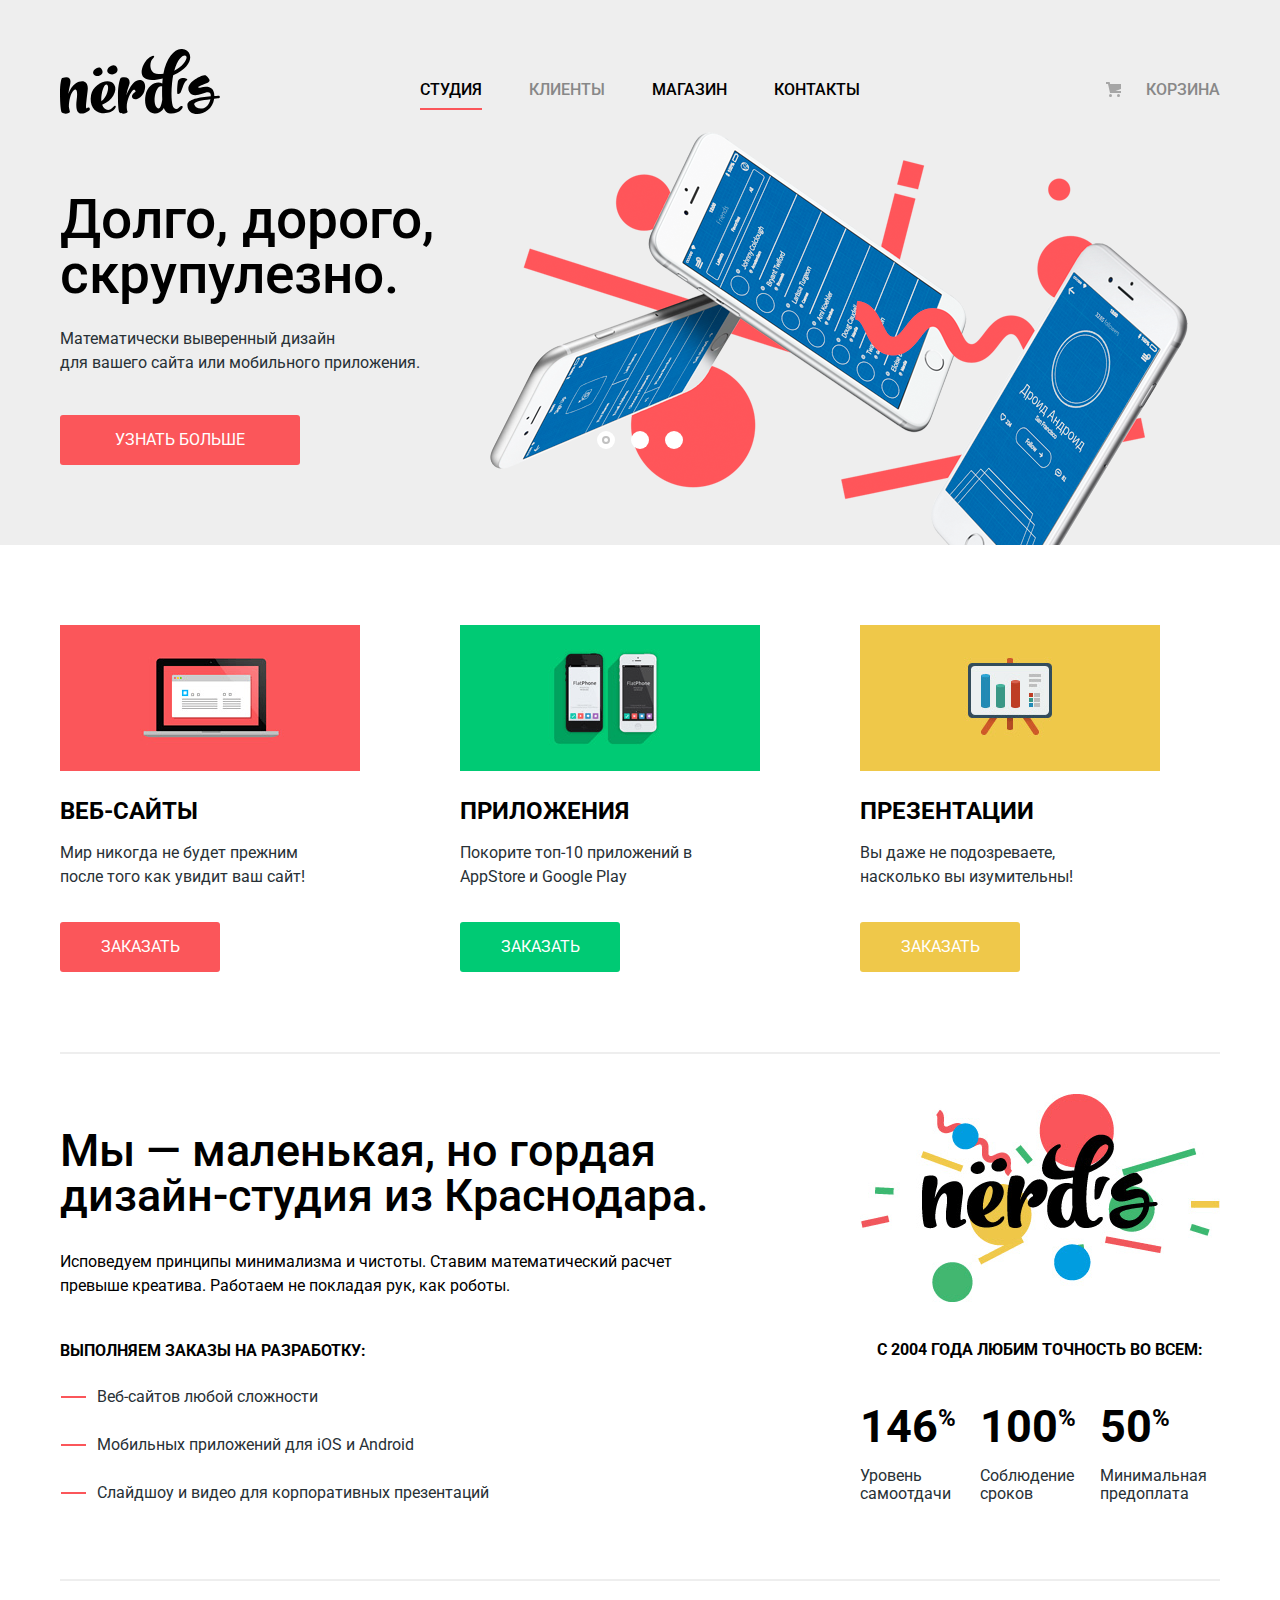
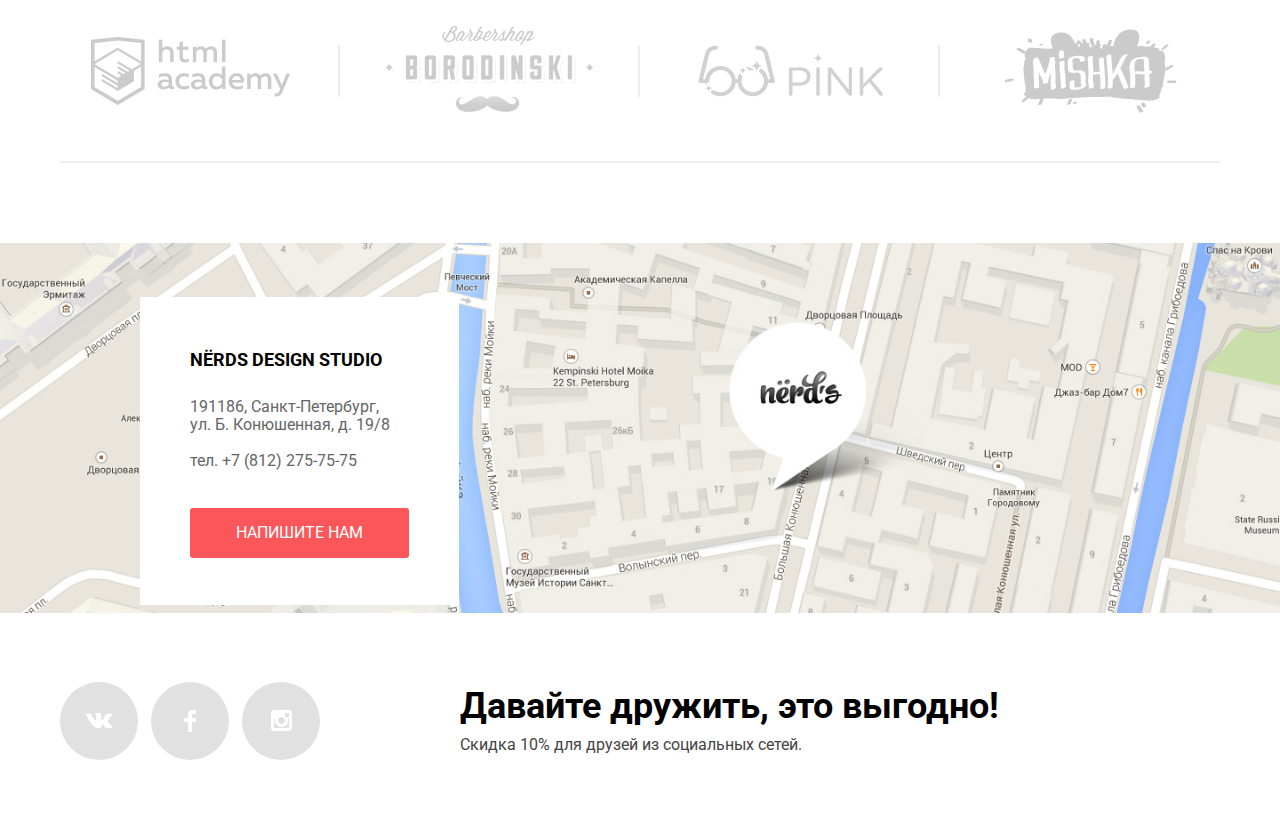
<file: index.html>
<!DOCTYPE html>
<html lang="ru">

<head>
  <meta charset="UTF-8">
  <title>Nerds</title>
  <link href="https://fonts.googleapis.com/css?family=Roboto:400,500,700&amp;subset=cyrillic" rel="stylesheet">
  <link rel="stylesheet" href="css/normalize.css">
  <link rel="stylesheet" href="css/style.css">
</head>

<body>
  <header class="header">
    <div class="container">
      <nav class="main-navigation">
        <div class="header__logo-container">
          <a class="header__logo" href="index.html"><img src="img/nerds-logo.svg" alt="nerds" width="160" height="65"></a>
        </div>
        <ul class="list-navigation">
          <li class="list-navigation__item navigation_current"><a href="index.html">Студия</a></li>
          <li class="list-navigation__item"><a class="disabled" href="#">Клиенты</a></li>
          <li class="list-navigation__item"><a href="catalog.html">Магазин</a></li>
          <li class="list-navigation__item"><a href="#contacts">Контакты</a></li>
        </ul>
        <ul class="cart">
          <li class="cart__item">
            <a class="cart__link disabled" href="#">Корзина</a>
          </li>
        </ul>
      </nav>
    </div>
  </header>

  <section class="slider">
    <div class="container">
      <h2 class="visually-hidden">Преимущества</h2>
      <input class="visually-hidden" type="radio" id="product-1" name="toggle" checked>
      <input class="visually-hidden" type="radio" id="product-2" name="toggle">
      <input class="visually-hidden" type="radio" id="product-3" name="toggle">

      <div class="slider-controls">
        <label for="product-1" class="slider-controls__item slider-controls__item_active">Первый</label>
        <label for="product-2" class="slider-controls__item">Второй</label>
        <label for="product-3" class="slider-controls__item">Третий</label>
      </div>

      <ul class="slider-list">
        <li class="slider-list__item slider-list__item_active">
          <h3 class="slider-list__item-title">
            Долго, дорого,<br>
            скрупулезно.
          </h3>
          <p class="slider-list__item-text">
            Математически выверенный дизайн<br>
            для вашего сайта или мобильного приложения.
          </p>
          <a href="#" class="btn slider-list__item-btn">Узнать больше</a>
        </li>

        <li class="slider-list__item">
          <h3 class="slider-list__item-title">
            Любим математику<br>
            как никто другой
          </h3>
          <p class="slider-list__item-text">
            Никакого креатива, только математические формулы<br>
            для расчета идеальных пропорций.
          </p>
          <a href="#" class="btn slider-list__item-btn">Узнать больше</a>
        </li>

        <li class="slider-list__item">
          <h3 class="slider-list__item-title">
            Только ночь,<br>
            только хардкор
          </h3>
          <p class="slider-list__item-text">
            Работать днем, как все? Мы против этого.<br>
            Ближе к полуночи работа только начинается.
          </p>
          <a href="#" class="btn slider-list__item-btn">Узнать больше</a>
        </li>
      </ul>
    </div>
  </section>

  <main>
    <div class="container">
      <section class="services">
        <h2 class="visually-hidden">Услуги</h2>
        <ul class="service-list">
          <li class="service-list__item">
            <div class="service-list__icon service-list__icon_img_sites"></div>
            <h3 class="service-list__title">Веб-сайты</h3>
            <p class="service-list__text">
              Мир никогда не будет прежним после того как увидит ваш сайт!
            </p>
            <a href="#" class="btn service-list__btn_color_red">Заказать</a>
          </li>

          <li class="service-list__item">
            <div class="service-list__icon service-list__icon_img_app"></div>
            <h3 class="service-list__title">Приложения</h3>
            <p class="service-list__text">
              Покорите топ-10 приложений в AppStore и Google Play
            </p>
            <a href="#" class="btn service-list__btn_color_green">Заказать</a>
          </li>

          <li class="service-list__item">
            <div class="service-list__icon service-list__icon_img_presentations"></div>
            <h3 class="service-list__title">Презентации</h3>
            <p class="service-list__text">
              Вы даже не подозреваете, насколько вы изумительны!
            </p>
            <a href="#" class="btn service-list__btn_color_yellow">Заказать</a>
          </li>
        </ul>
      </section>

      <section class="about-us">
        <h2 class="visually-hidden">О компании</h2>
        <div class="brief-info">
          <b class="brief-info__title">
            Мы &#8212; маленькая, но гордая дизайн-студия из Краснодара.
          </b>
          <p class="brief-info__text">
            Исповедуем принципы минимализма и чистоты. Ставим математический расчет превыше креатива. Работаем не
            покладая рук, как роботы.
          </p>
          <h4 class="brief-info__list-title">Выполняем заказы на разработку:</h4>
          <ul class="brief-info__list">
            <li class="brief-info__item">Веб-сайтов любой сложности</li>
            <li class="brief-info__item">Мобильных приложений для iOS и Android</li>
            <li class="brief-info__item">Слайдшоу и видео для корпоративных презентаций</li>
          </ul>
        </div>
        <div class="advantages">
          <div class="advantages__logo-wrapper">
            <img src="img/nerds-illustration.png" alt="NERDS">
          </div>
          <h4 class="advantages-list-title">С 2004 года любим точность во всем:</h4>
          <dl class="advantages-list">
            <div class="advantages-list__item">
              <dt class="advantages-list__term">Уровень самоотдачи</dt>
              <dd class="advantages-list__definition">146<span>%</span></dd>
            </div>
            <div class="advantages-list__item">
              <dt class="advantages-list__term">Соблюдение сроков</dt>
              <dd class="advantages-list__definition">100<span>%</span></dd>
            </div>
            <div class="advantages-list__item">
              <dt class="advantages-list__term">Минимальная предоплата</dt>
              <dd class="advantages-list__definition">50<span>%</span></dd>
            </div>
          </dl>
        </div>
      </section>

      <section class="partner">
        <h2 class="visually-hidden">Партнеры</h2>
        <ul class="list-partner">
          <li class="list-partner__item">
            <a class="list-partner__link" href="https://htmlacademy.ru">
              <img src="img/logo-htmlacademy.png" alt="htmlacademy" class="partner-logo">
            </a>
          </li>

          <li class="list-partner__item">
            <a class="list-partner__link" href="#">
              <img src="img/logo-borodinski.png" alt="borodinski" class="partner-logo">
            </a>
          </li>

          <li class="list-partner__item">
            <a class="list-partner__link" href="#">
              <img src="img/logo-pink.png" alt="pink" class="partner-logo">
            </a>
          </li>

          <li class="list-partner__item">
            <a class="list-partner__link" href="#">
              <img src="img/logo-mishka.png" alt="mishka" class="partner-logo">
            </a>
          </li>
        </ul>
      </section>
    </div>

    <section class="contacts">
      <a class="visually-hidden" name="contacts"></a>
      <h2 class="visually-hidden">Контакты</h2>
      <div class="contacts-wrapper">
        <div class="contacts-text">
          <h3 class="contacts-text__title">NЁRDS DESIGN STUDIO</h3>
          <p class="contacts-text__address">
            191186, Санкт-Петербург,<br>
            ул. Б. Конюшенная, д. 19/8
          </p>
          <p class="contacts-text__phone">тел. +7 (812) 275-75-75</p>
          <a href="#" class="btn contacts-text__btn">Напишите нам</a>
        </div>
        <img class="contacts__map" src="img/map+marker.jpg" alt="Офис компании по адресу Санкт-Петербург,
        ул. Б. Конюшенная, д. 19/8">
      </div>
      <iframe class="contacts__google-map" src="https://www.google.com/maps/embed?pb=!1m18!1m12!1m3!1d2826.4216459960753!2d30.32136807017374!3d59.93907943641183!2m3!1f0!2f0!3f0!3m2!1i1024!2i768!4f13.1!3m3!1m2!1s0x4696310fca145cc1%3A0x42b32648d8238007!2z0JHQvtC70YzRiNCw0Y8g0JrQvtC90Y7RiNC10L3QvdCw0Y8g0YPQuy4sIDE5LzgsINCh0LDQvdC60YIt0J_QtdGC0LXRgNCx0YPRgNCzLCDQoNC-0YHRgdC40Y8sIDE5MTE4Ng!5e0!3m2!1sru!2sby!4v1547731835611"
        style="border:0" allowfullscreen></iframe>
    </section>
  </main>

  <footer class="footer">
    <div class="container">
      <ul class="footer-social">
        <li class="footer-social__item footer-social__item_btn_vk"><a href="#">
            <span class="visually-hidden">ВКонтакте</span>
            <svg version="1.1" id="Layer_1" xmlns="http://www.w3.org/2000/svg" xmlns:xlink="http://www.w3.org/1999/xlink"
              x="0px" y="0px" width="26px" height="15px" viewBox="0 0 26 15" enable-background="new 0 0 26 15"
              xml:space="preserve">
              <path fill="#FFFFFF" d="M16.138,11.51c0.956-0.309,2.18,2.04,3.483,2.939c0.978,0.681,1.727,0.534,1.727,0.534l3.473-0.05
                    c0,0,1.815-0.112,0.957-1.554c-0.071-0.12-0.503-1.069-2.585-3.022c-2.177-2.043-1.882-1.712,0.739-5.244
                    c1.597-2.153,2.236-3.468,2.036-4.028c-0.192-0.539-1.365-0.399-1.365-0.399L20.69,0.713c-0.381,0.001-0.704,0.119-0.851,0.515
                    c-0.003,0.004-0.621,1.666-1.445,3.079c-1.741,2.989-2.436,3.148-2.724,2.961c-0.661-0.433-0.494-1.737-0.494-2.664
                    c0-2.897,0.432-4.105-0.846-4.417c-0.427-0.104-0.739-0.172-1.828-0.182c-1.392-0.021-2.574,0-3.244,0.329
                    c-0.445,0.223-0.786,0.712-0.579,0.74c0.26,0.035,0.843,0.16,1.155,0.586c0.401,0.552,0.389,1.789,0.389,1.789
                    s0.229,3.411-0.54,3.834c-0.528,0.29-1.25-0.302-2.803-3.016C6.087,2.879,5.488,1.345,5.488,1.345S5.372,1.06,5.162,0.904
                    C4.912,0.719,4.562,0.66,4.562,0.66L0.848,0.684c0,0-0.558,0.016-0.763,0.262C-0.097,1.164,0.07,1.614,0.07,1.614
                    s2.909,6.881,6.203,10.347c3.02,3.182,6.452,2.971,6.452,2.971h1.555c0,0,0.469-0.054,0.709-0.312
                    c0.224-0.24,0.214-0.691,0.214-0.691S15.172,11.82,16.138,11.51z" />
            </svg>
          </a></li>
        <li class="footer-social__item footer-social__item_btn_facebook"><a href="#">
            <span class="visually-hidden">Фейсбук</span>
            <svg version="1.1" id="Layer_2" xmlns="http://www.w3.org/2000/svg" xmlns:xlink="http://www.w3.org/1999/xlink"
              x="0px" y="0px" width="12px" height="22px" viewBox="0 0 12 22" enable-background="new 0 0 12 22"
              xml:space="preserve">
              <path fill="#FFFFFF" d="M12,4V0H8C5.791,0,4,1.791,4,4v4H0v4h4v10h4V12h4V8H8V4H12z" />
            </svg>
          </a></li>
        <li class="footer-social__item footer-social__item_btn_instagramm"><a href="#">
            <span class="visually-hidden">Инстаграм</span>
            <svg version="1.1" id="Layer_3" xmlns="http://www.w3.org/2000/svg" xmlns:xlink="http://www.w3.org/1999/xlink"
              x="0px" y="0px" width="21px" height="21px" viewBox="0 0 21 21" enable-background="new 0 0 21 21"
              xml:space="preserve">
              <path fill="#FFFFFF" d="M18,0H3C1.35,0,0,1.35,0,3v15c0,1.65,1.35,3,3,3h15c1.65,0,3-1.35,3-3V3C21,1.35,19.65,0,18,0z M10.5,7
                  c1.93,0,3.5,1.57,3.5,3.5S12.43,14,10.5,14S7,12.43,7,10.5S8.57,7,10.5,7z M18,18H3V9h1.181C4.067,9.482,4,9.983,4,10.5
                  c0,3.59,2.91,6.5,6.5,6.5s6.5-2.91,6.5-6.5c0-0.517-0.066-1.018-0.181-1.5H18V18z M18,7h-4V3h4V7z" />
            </svg>
          </a></li>
      </ul>
      <div class="footer-text">
        <p class="footer-text_size_big">Давайте дружить, это выгодно!</p>
        <p class="footer-text_size_small">Скидка 10% для друзей из социальных сетей.</p>
      </div>
    </div>
  </footer>

  <section class="feedback">
    <h2 class="feedback__title">Напишите нам</h2>
    <form class="input-form" action="https://echo.htmlacademy.ru" method="POST">
      <p class="input-form__item input-form__item-name">
        <label for="user-name">Ваше имя:</label>
        <input type="text" id="user-name" name="user-name" placeholder="Имя Фамилия">
      </p>
      <p class="input-form__item input-form__item-email">
        <label for="feedback-email">Ваш e-mail:</label>
        <input type="email" id="feedback-email" name="email" placeholder="email@example.com">
      </p>
      <p class="input-form__item input-form__item-text">
        <label for="feedback-text">Текст письма:</label>
        <textarea id="feedback-text" name="text" placeholder="В свободной форме"></textarea>
      </p>
      <button type="submit" class="btn input-form__btn">Отправить</button>
    </form>
    <button class="feedback__btn-close" type="button">
      <span class="visually-hidden">Закрыть</span>
    </button>
  </section>
  <script src="js/slider.js"></script>
  <script src="js/popup.js"></script>
</body>

</html>
</file>
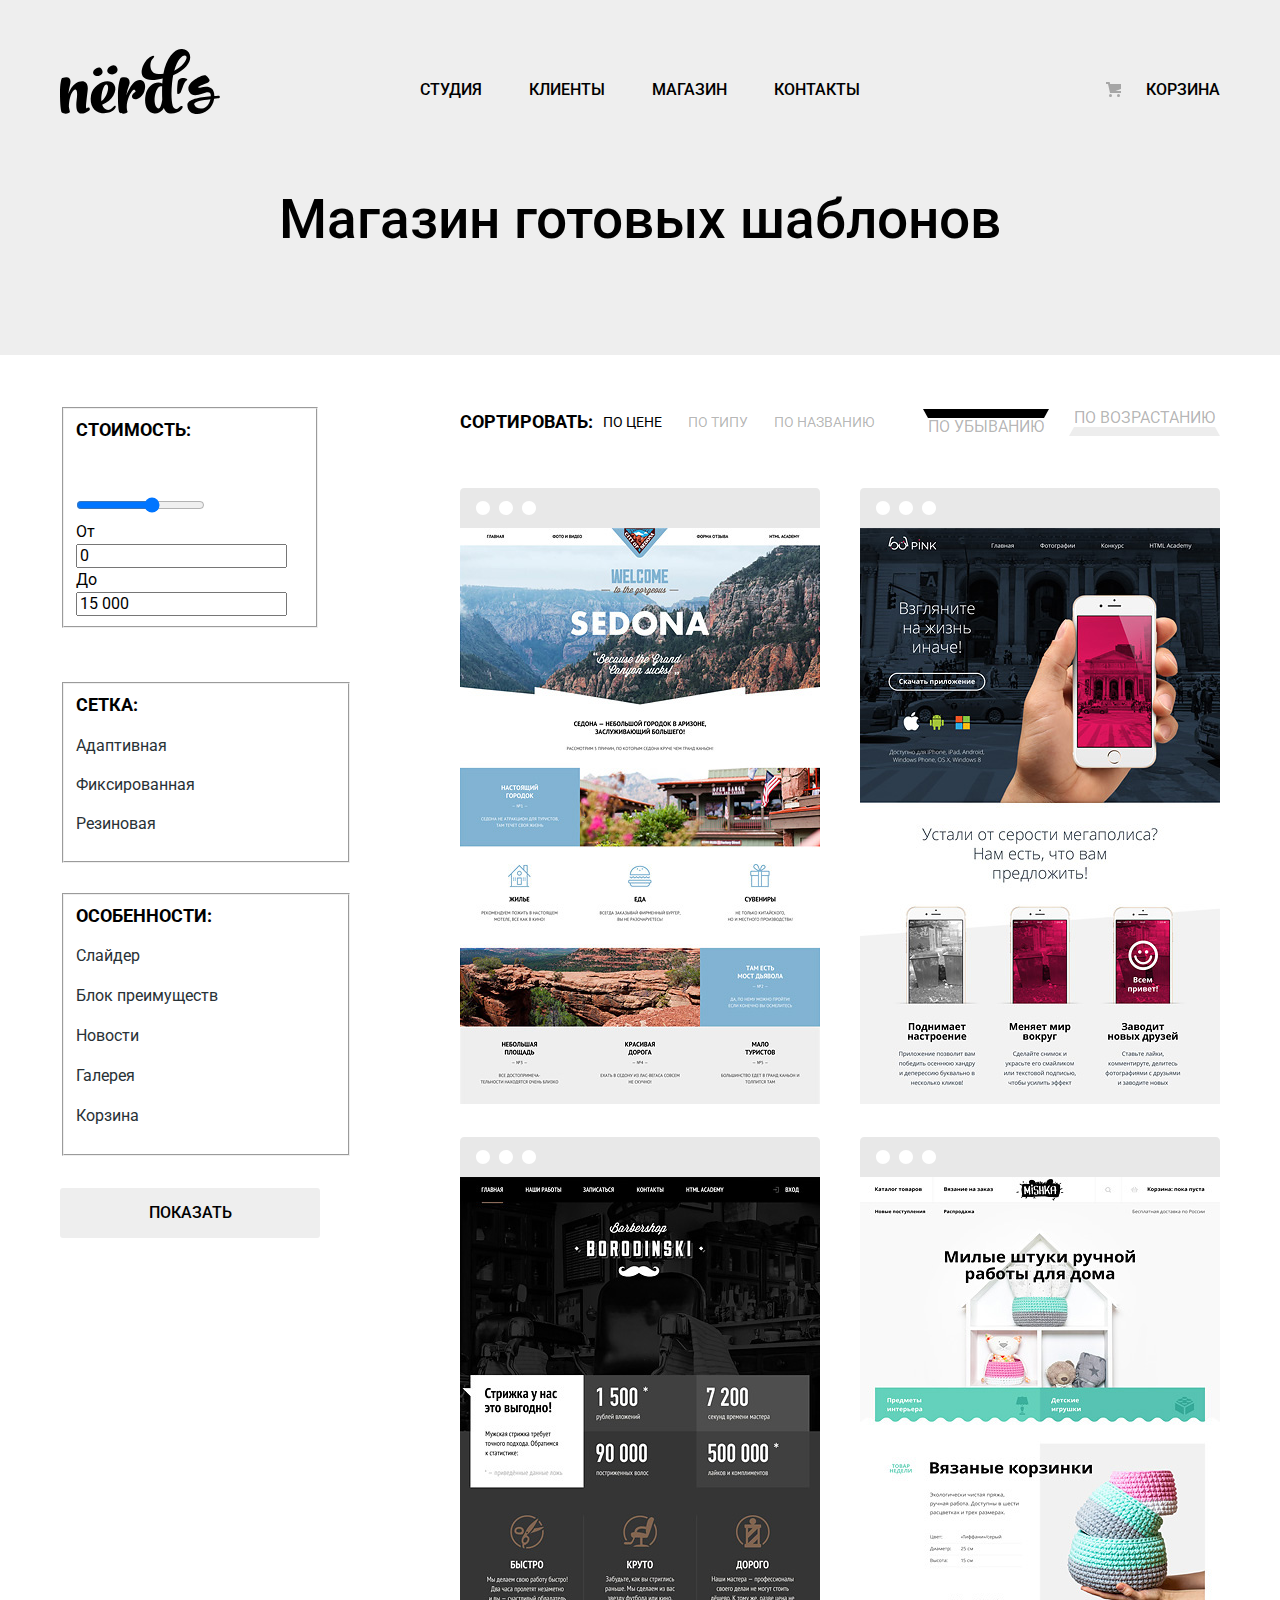
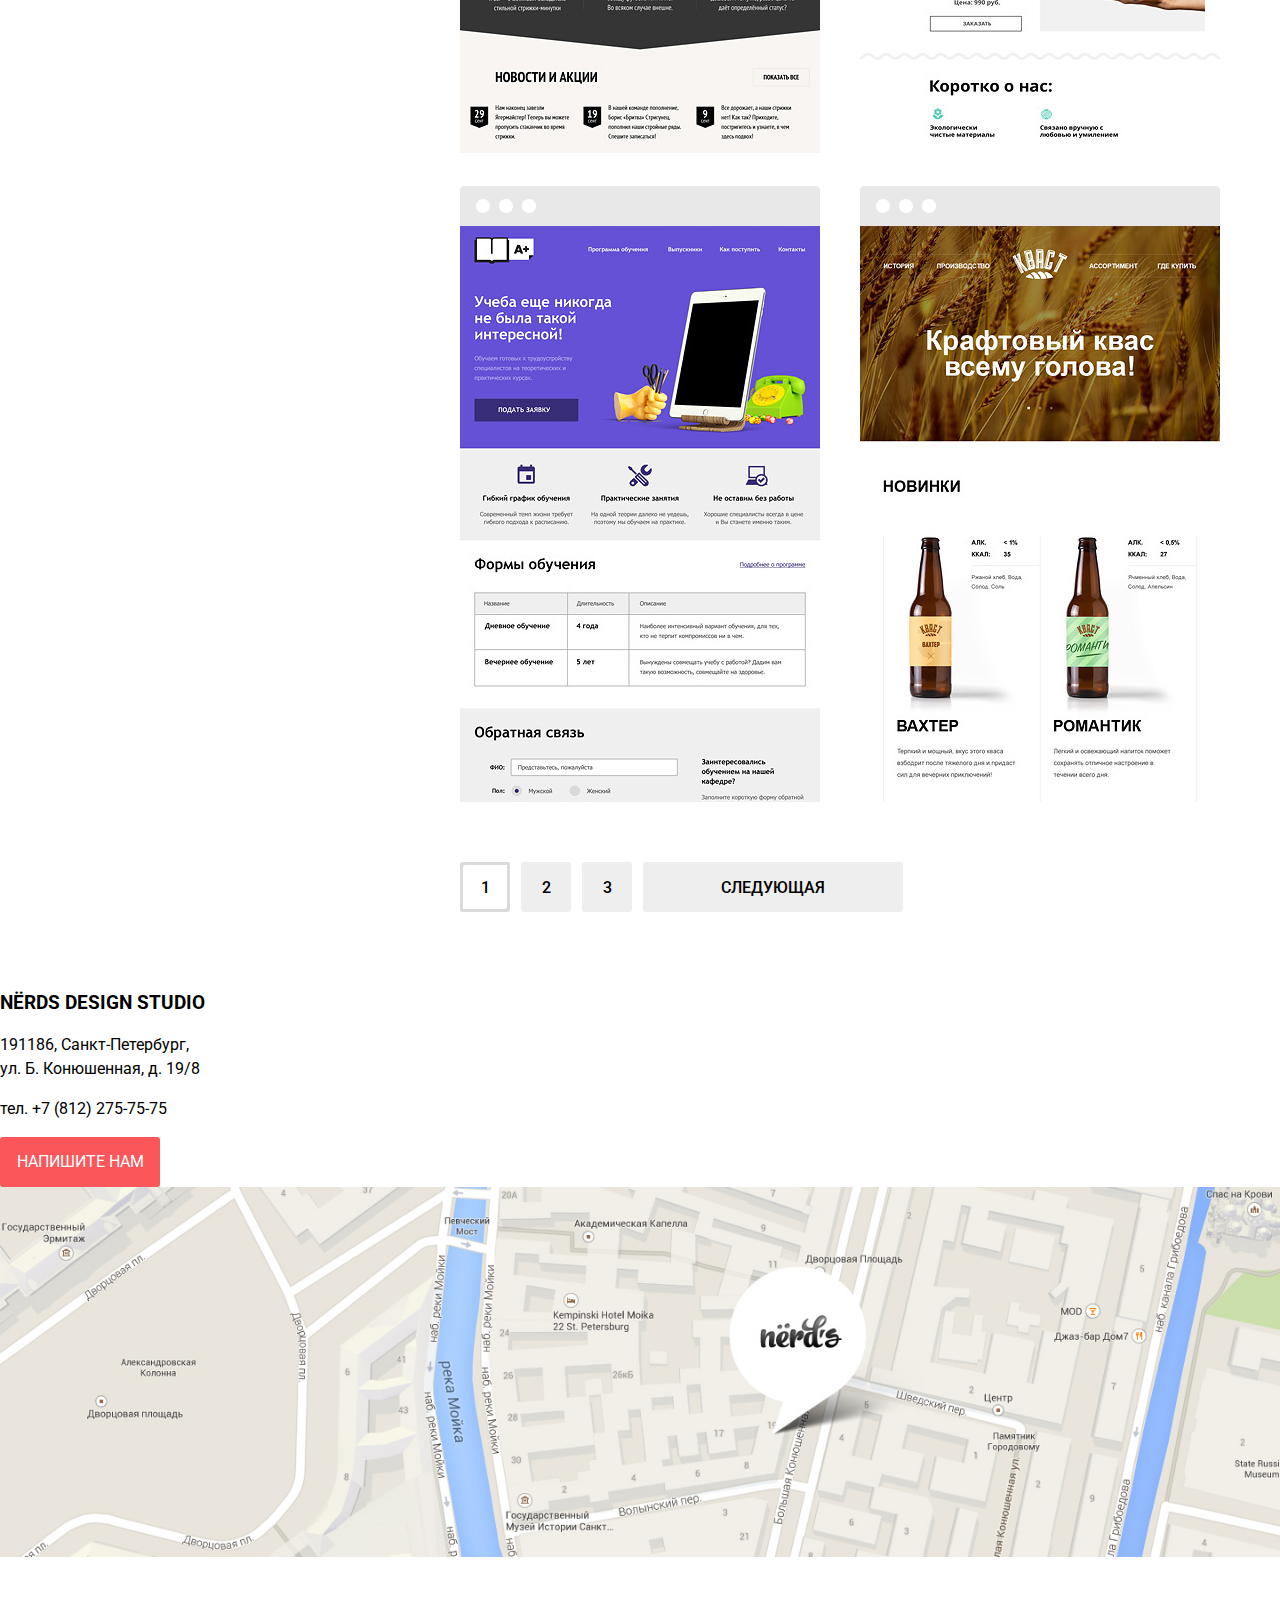
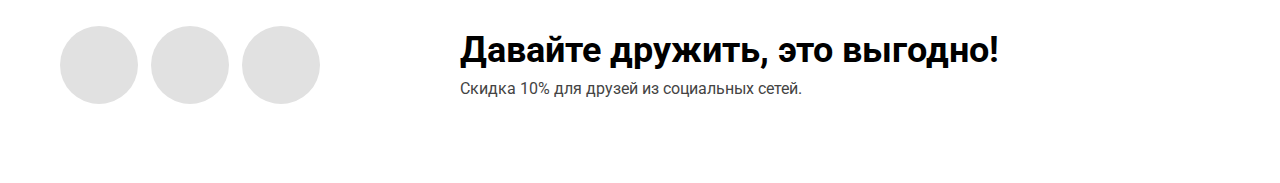
<file: catalog - копия.html>
<!DOCTYPE html>
<html lang="ru">

<head>
  <meta charset="UTF-8">
  <title>Nerds каталог</title>
  <link href="https://fonts.googleapis.com/css?family=Roboto:400,500,700&amp;subset=cyrillic" rel="stylesheet">
  <link rel="stylesheet" href="css/normalize.css">
  <link rel="stylesheet" href="css/style.css">
</head>

<body class="catalog-page">
  <header class="header">
    <div class="container">
      <nav class="main-navigation">
        <div class="header__logo-container">
          <a class="header__logo" href="index.html"><img src="img/nerds-logo.svg" alt="nerds" width="160" height="65"></a>
        </div>
        <ul class="list-navigation">
          <li class="list-navigation__item"><a href="#">Студия</a></li>
          <li class="list-navigation__item"><a href="#">Клиенты</a></li>
          <li class="list-navigation__item list-navigation__item_active"><a href="catalog.html">Магазин</a></li>
          <li class="list-navigation__item"><a href="#">Контакты</a></li>
        </ul>
        <div class="cart">
          <a class="cart__link" href="#">Корзина</a>
        </div>
      </nav>

      <h1 class="header__title">Магазин готовых шаблонов</h1>
    </div>
  </header>

  <main class="catalog-page-main">
    <div class="container">
      <section class="filter">
        <h2 class="visually-hidden">Фильтр товаров</h2>
        <form action="https://echo.htmlacademy.ru" method="GET">
          <fieldset class="filter-price">
            <h3 class="filter-price__title filter__title">Стоимость:</h3>
            <input type="range" min="0" max="25000" step="500" value="15000">
            <div class="filter-price__input-value">
              <label for="id-filter-price__input-value-from"><span class="filter-price__label-value-from">От</span></label>
              <input type="text" id="id-filter-price__input-value-from" value="0">
              <label for="id-filter-price__input-value-up-to"><span class="filter-price__label-value-up-to">До</span></label>
              <input type="text" id="id-filter-price__input-value-up-to" value="15 000">
            </div>
          </fieldset>

          <fieldset class="filter-grid">
            <h3 class="filter-grid__title filter__title">Сетка:</h3>
            <ul class="filter-grid__list">
              <li class="filter-grid__item">
                <input type="radio" class="visually-hidden filter-grid__radio" id="id-filter-grid__adaptive" name="grid-group"
                  value="adaptive" checked>
                <label for="id-filter-grid__adaptive">Адаптивная</label>
              </li>
              <li class="filter-grid__item">
                <input type="radio" class="visually-hidden filter-grid__radio" id="id-filter-grid__fixed" name="grid-group"
                  value="fixed">
                <label for="id-filter-grid__fixed">Фиксированная</label>
              </li>
              <li class="filter-grid__item">
                <input type="radio" class="visually-hidden filter-grid__radio" id="id-filter-grid__rubber" name="grid-group"
                  value="rubber">
                <label for="id-filter-grid__rubber">Резиновая</label>
              </li>
            </ul>
          </fieldset>

          <fieldset class="filter-features">
            <h3 class="filter-features__title filter__title">Особенности:</h3>
            <ul class="filter-features__list">
              <li class="filter-features__item">
                <input type="checkbox" class="visually-hidden filter-features__checkbox" id="id-filter-features__slider"
                  name="slider" checked>
                <label for="id-filter-features__slider">Слайдер</label>
              </li>
              <li class="filter-features__item">
                <input type="checkbox" class="visually-hidden filter-features__checkbox" id="id-filter-features__advantage-block"
                  name="advantage_block">
                <label for="id-filter-features__advantage-block">Блок преимуществ</label>
              </li>
              <li class="filter-features__item">
                <input type="checkbox" class="visually-hidden filter-features__checkbox" id="id-filter-features__news"
                  name="news" checked>
                <label for="id-filter-features__news">Новости</label>
              </li>
              <li class="filter-features__item">
                <input type="checkbox" class="visually-hidden filter-features__checkbox" id="id-filter-features__gallery"
                  name="gallery">
                <label for="id-filter-features__gallery">Галерея</label>
              </li>
              <li class="filter-features__item">
                <input type="checkbox" class="visually-hidden filter-features__checkbox" id="id-filter-features__cart"
                  name="cart">
                <label for="id-filter-features__cart">Корзина</label>
              </li>
            </ul>
          </fieldset>
          <button class="btn filter__btn" type="submit">Показать</button>
        </form>
      </section>

      <section class="catalog">
        <h2 class="visually-hidden">Каталог товаров</h2>
        <form class="catalog-sorting" action="https://echo.htmlacademy.ru" method="GET">
          <h3 class="catalog-sorting__title">Сортировать:</h3>
          <ul class="list-sorting-by">
            <li class="list-sorting-by__item list-sorting-by__item_active">
              <a href="https://echo.htmlacademy.ru/?sorting_by=price">по
                цене</a>
            </li>
            <li class="list-sorting-by__item">
              <a href="https://echo.htmlacademy.ru/?sorting_by=type">по
                типу</a>
            </li>
            <li class="list-sorting-by__item">
              <a href="https://echo.htmlacademy.ru/?sorting_by=name">по
                названию</a>
            </li>
          </ul>

          <ul class="list-sorting-method">
            <li class="list-sorting-method__item list-sorting-method__item_sort_descending list-sorting-method__item_active">
              <a
                href="https://echo.htmlacademy.ru/?sorting_order=descending">по
                убыванию</a>
            </li>
            <li class="list-sorting-method__item list-sorting-method__item_sort_ascending">
              <a href="https://echo.htmlacademy.ru/?sorting_order=ascending">по
                возрастанию</a>
            </li>
          </ul>
        </form>

        <ul class="catalog-list">
          <li class="catalog-list__item catalog-list__item_active">
            <a class="catalog-list__item-link" href="#">
              <span class="catalog-list__item-browser">
                <span></span>
                <span></span>
                <span></span>
              </span>
              <img width="360" height="576" src="img/img-sedona.jpg" alt="Информациооный сайт для туристов Sedona">
            </a>
            <div class="catalog-price">
              <h3 class="catalog-price__title">Sedona</h3>
              <p class="catalog-price__text">Информационный сайт для туристов</p>
              <a class="btn catalog-price__btn" href="#sedona">9 900 руб.</a>
            </div>
          </li>

          <li class="catalog-list__item">
            <a class="catalog-list__item-link" href="#">
              <span class="catalog-list__item-browser">
                <span></span>
                <span></span>
                <span></span>
              </span>
              <img width="360" height="576" src="img/img-pink.jpg" alt="Продуктовый лендинг приложения для iOS и Android">
            </a>
            <div class="catalog-price">
              <h3 class="catalog-price__title">Pink</h3>
              <p class="catalog-price__text">Продуктовый лендинг приложения для iOS и Android</p>
              <a class="btn catalog-price__btn" href="#">9 900 руб.</a>
            </div>
          </li>

          <li class="catalog-list__item">
            <a class="catalog-list__item-link" href="#">
              <span class="catalog-list__item-browser">
                <span></span>
                <span></span>
                <span></span>
              </span>
              <img width="360" height="576" src="img/img-barbershop.jpg" alt="Барбершоп Borodinski">
            </a>
            <div class="catalog-price">
              <h3 class="catalog-price__title">Borodinski</h3>
              <p class="catalog-price__text">Барбершоп</p>
              <a class="btn catalog-price__btn" href="#">9 900 руб.</a>
            </div>
          </li>

          <li class="catalog-list__item">
            <a class="catalog-list__item-link" href="#">
              <span class="catalog-list__item-browser">
                <span></span>
                <span></span>
                <span></span>
              </span>
              <img width="360" height="576" src="img/img-mishka.jpg" alt="Mishka">
            </a>
            <div class="catalog-price">
              <h3 class="catalog-price__title">Mishka</h3>
              <p class="catalog-price__text">Мякгие игрушки</p>
              <a class="btn catalog-price__btn" href="#">9 900 руб.</a>
            </div>
          </li>

          <li class="catalog-list__item">
            <a class="catalog-list__item-link" href="#">
              <span class="catalog-list__item-browser">
                <span></span>
                <span></span>
                <span></span>
              </span>
              <img width="360" height="576" src="img/img-aplus.jpg" alt="Лендинг курсов для повышения квалификации A PLUS">
            </a>
            <div class="catalog-price">
              <h3 class="catalog-price__title">A plus</h3>
              <p class="catalog-price__text">Лендинг курсов для повышения квалификации</p>
              <a class="btn catalog-price__btn" href="#">9 900 руб.</a>
            </div>
          </li>

          <li class="catalog-list__item">
            <a class="catalog-list__item-link" href="#">
              <span class="catalog-list__item-browser">
                <span></span>
                <span></span>
                <span></span>
              </span>
              <img width="360" height="576" src="img/img-kvast.jpg" alt="Промо-сайт производителя крафтового кваса КВАСТ">
            </a>
            <div class="catalog-price">
              <h3 class="catalog-price__title">Кваст</h3>
              <p class="catalog-price__text">Промо-сайт производителя крафтового кваса</p>
              <a class="btn catalog-price__btn" href="#">9 900 руб.</a>
            </div>
          </li>
        </ul>

        <ul class="paginacion-list clearfix">
          <li class="paginacion-list__item paginacion-list__item_active"><a href="#"><span class="pagination-list__text">1</span></a></li>
          <li class="paginacion-list__item"><a href="#"><span class="pagination-list__text">2</span></a></li>
          <li class="paginacion-list__item"><a href="#"><span class="pagination-list__text">3</span></a></li>
          <li class="paginacion-list__item paginacion-list__item_next"><a href="#"><span class="pagination-list__text">Следующая</span></a></li>
        </ul>
      </section>
    </div>

    <section class="contacts">
      <h2 class="visually-hidden">Контакты</h2>
      <div class="contacts-wrapper">
        <div class="contacts__container">
          <h3 class="contacts__title">NЁRDS DESIGN STUDIO</h3>
          <p class="contacts__address">
            191186, Санкт-Петербург,<br>
            ул. Б. Конюшенная, д. 19/8
          </p>
          <p class="contacts__phone">тел. +7 (812) 275-75-75</p>
          <a href="#" class="btn contacts__btn">Напишите нам</a>
        </div>
        <img class="contacts__map" src="img/map+marker.jpg" alt="Карта">
      </div>
    </section>
  </main>

  <footer class="footer">
    <div class="container">
      <ul class="footer-social">
        <li class="footer-social__item footer-social__item_btn_vk"><a href="#" aria-label="ВКонтакте"></a></li>
        <li class="footer-social__item footer-social__item_btn_facebook"><a href="#" aria-label="Фейсбук"></a></li>
        <li class="footer-social__item footer-social__item_btn_instagramm"><a href="#" aria-label="Инстаграм"></a></li>
      </ul>
      <div class="footer-text">
        <p class="footer-text_size_big">Давайте дружить, это выгодно!</p>
        <p class="footer-text_size_small">Скидка 10% для друзей из социальных сетей.</p>
      </div>
    </div>
  </footer>
</body>

</html>
</file>
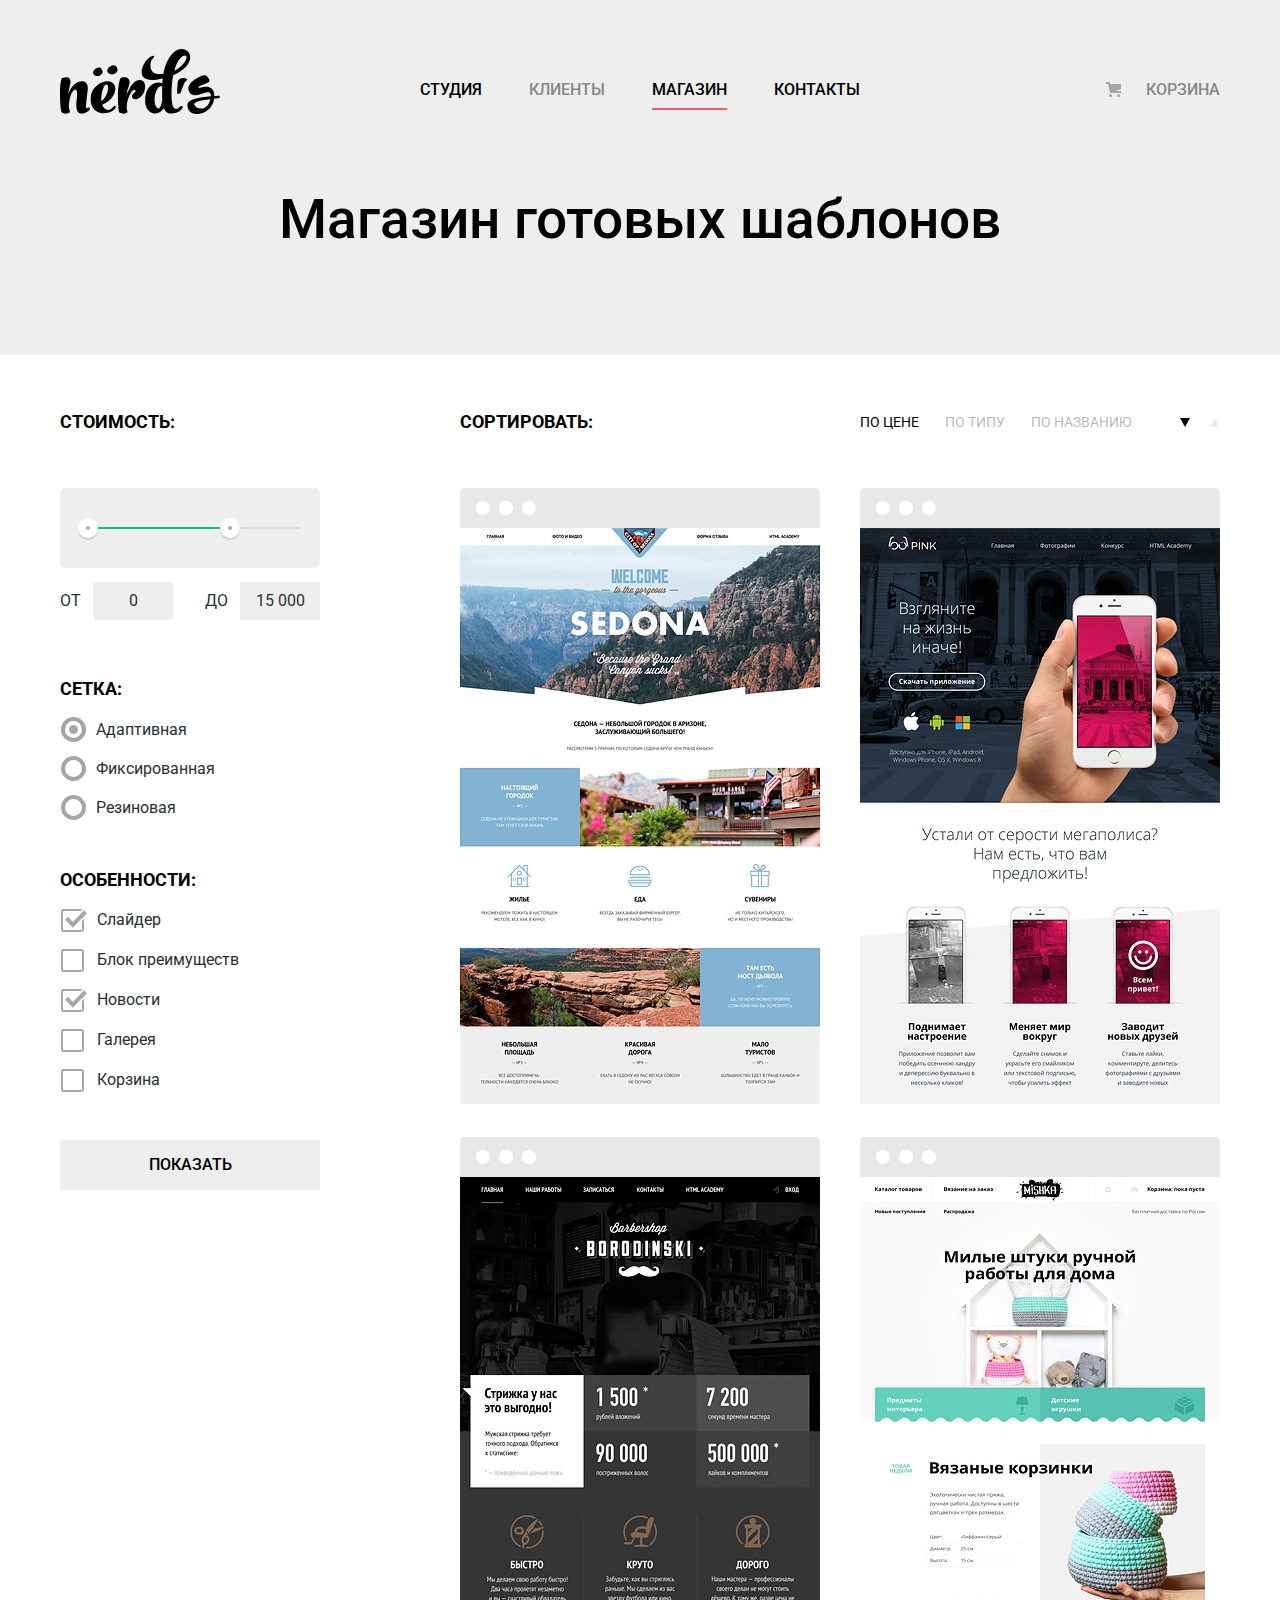
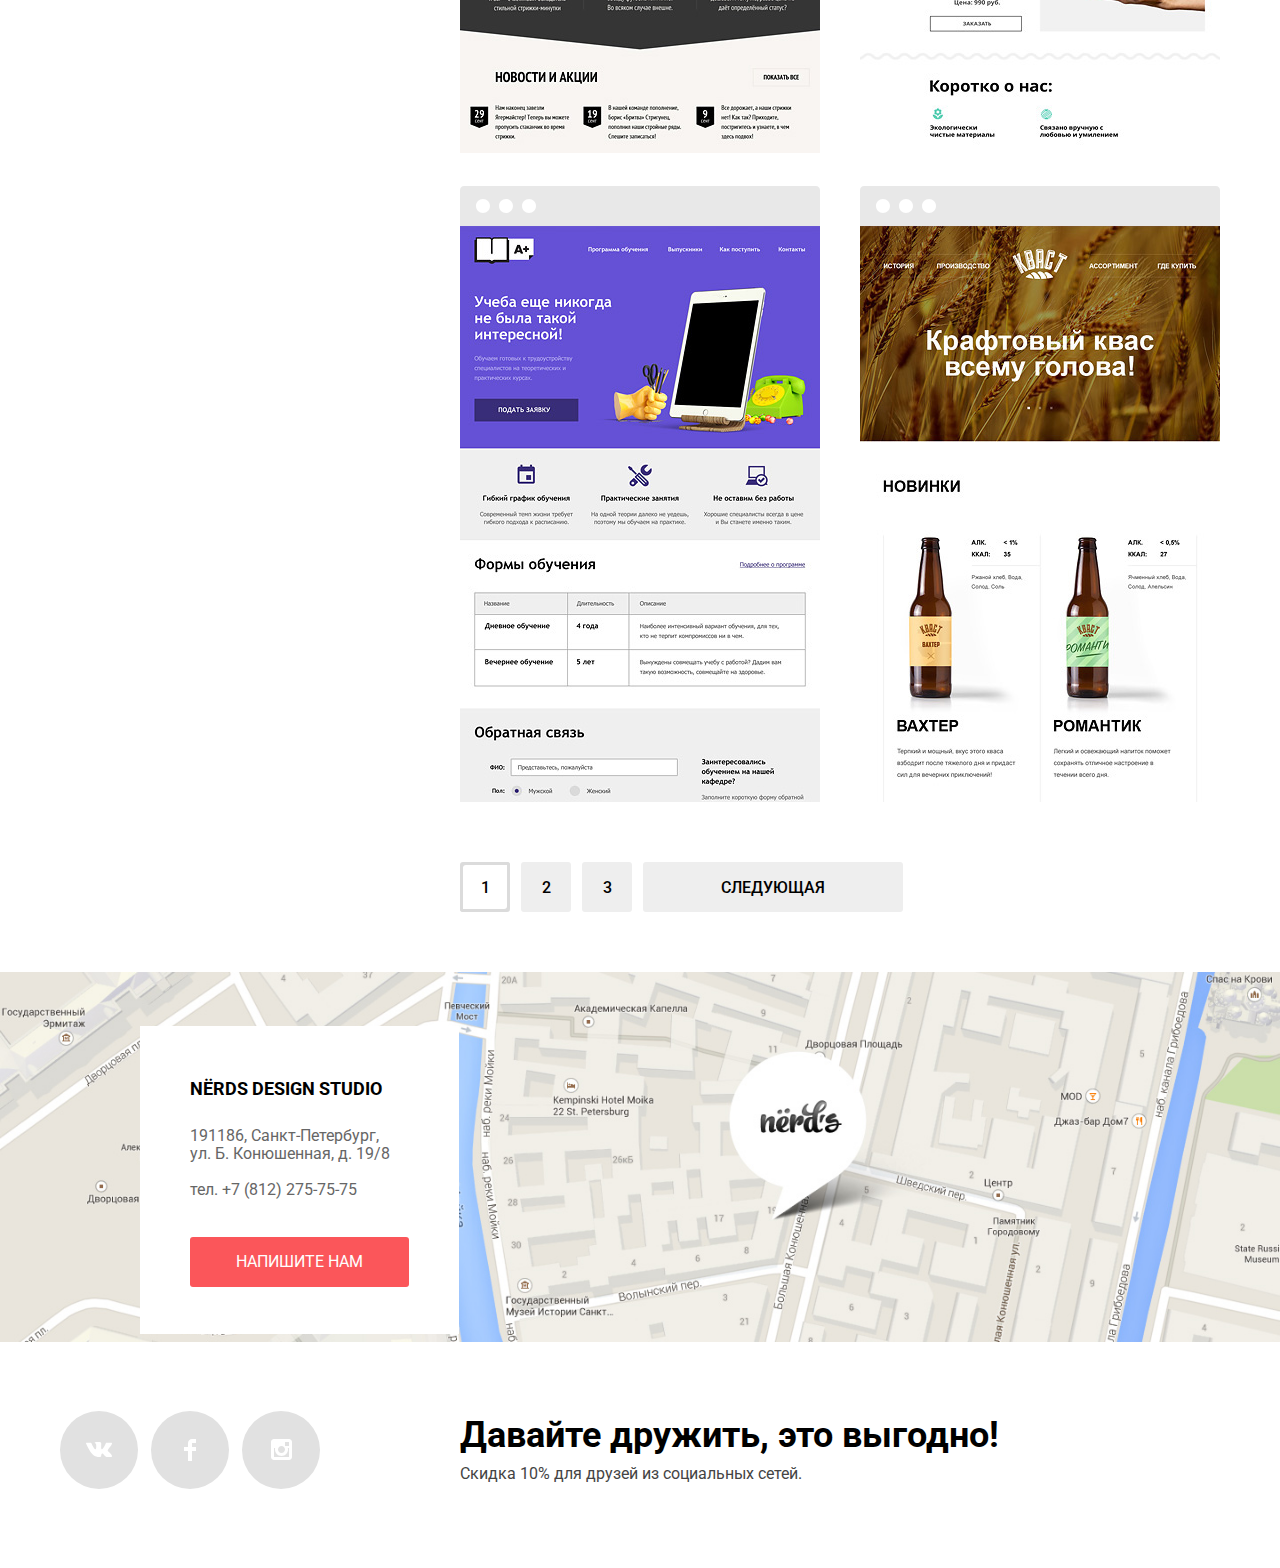
<file: catalog.html>
<!DOCTYPE html>
<html lang="ru">

<head>
  <meta charset="UTF-8">
  <title>Nerds магазин</title>
  <link href="https://fonts.googleapis.com/css?family=Roboto:400,500,700&amp;subset=cyrillic" rel="stylesheet">
  <link rel="stylesheet" href="css/normalize.css">
  <link rel="stylesheet" href="css/style.css">
</head>

<body class="catalog-page">
  <header class="header">
    <div class="container">
      <nav class="main-navigation">
        <div class="header__logo-container">
          <a class="header__logo" href="index.html"><img src="img/nerds-logo.svg" alt="nerds" width="160" height="65"></a>
        </div>
        <ul class="list-navigation">
          <li class="list-navigation__item"><a href="index.html">Студия</a></li>
          <li class="list-navigation__item"><a class="disabled" href="#">Клиенты</a></li>
          <li class="list-navigation__item navigation_current"><a>Магазин</a></li>
          <li class="list-navigation__item"><a href="#contacts">Контакты</a></li>
        </ul>
        <ul class="cart">
          <li class="cart__item">
            <a class="cart__link disabled" href="#">Корзина</a>
          </li>
        </ul>
      </nav>

      <h1 class="header__title">Магазин готовых шаблонов</h1>
    </div>
  </header>

  <main class="catalog-page-main">
    <div class="container">
      <section class="filter">
        <h2 class="visually-hidden">Фильтр товаров</h2>
        <form action="https://echo.htmlacademy.ru" method="GET">
          <fieldset class="filter__item filter-price">
            <h3 class="filter-price__title filter__title">Стоимость:</h3>
            <div class="range-controls">
              <div class="scale">
                <div class="bar"></div>
              </div>
              <div class="toogle toogle-min"></div>
              <div class="toogle toogle-max"></div>
            </div>
            <div class="price-controls">
              <label class="min-price">От
                <input type="text" id="id-filter-price__input-min" value="0">
              </label>
              <label class="max-price">До
                <input type="text" id="id-filter-price__input-max" value="15 000">
              </label>
            </div>
          </fieldset>

          <fieldset class="filter__item filter-grid">
            <h3 class="filter-grid__title filter__title">Сетка:</h3>
            <ul class="filter-grid__list">
              <li class="filter-grid__item">
                <input type="radio" class="visually-hidden filter-grid__radio" id="id-filter-grid__adaptive" name="grid-group"
                  value="adaptive" checked>
                <label class="filter-grid__label" for="id-filter-grid__adaptive">Адаптивная</label>
              </li>
              <li class="filter-grid__item">
                <input type="radio" class="visually-hidden filter-grid__radio" id="id-filter-grid__fixed" name="grid-group"
                  value="fixed">
                <label class="filter-grid__label" for="id-filter-grid__fixed">Фиксированная</label>
              </li>
              <li class="filter-grid__item">
                <input type="radio" class="visually-hidden filter-grid__radio" id="id-filter-grid__rubber" name="grid-group"
                  value="rubber">
                <label class="filter-grid__label" for="id-filter-grid__rubber">Резиновая</label>
              </li>
            </ul>
          </fieldset>

          <fieldset class="filter__item filter-features">
            <h3 class="filter-features__title filter__title">Особенности:</h3>
            <ul class="filter-features__list">
              <li class="filter-features__item">
                <input type="checkbox" class="visually-hidden filter-features__checkbox" id="id-filter-features__slider"
                  name="slider" checked>
                <label class="filter-features__label" for="id-filter-features__slider">Слайдер</label>
              </li>
              <li class="filter-features__item">
                <input type="checkbox" class="visually-hidden filter-features__checkbox" id="id-filter-features__advantage-block"
                  name="advantage_block">
                <label class="filter-features__label" for="id-filter-features__advantage-block">Блок преимуществ</label>
              </li>
              <li class="filter-features__item">
                <input type="checkbox" class="visually-hidden filter-features__checkbox" id="id-filter-features__news"
                  name="news" checked>
                <label class="filter-features__label" for="id-filter-features__news">Новости</label>
              </li>
              <li class="filter-features__item">
                <input type="checkbox" class="visually-hidden filter-features__checkbox" id="id-filter-features__gallery"
                  name="gallery">
                <label class="filter-features__label" for="id-filter-features__gallery">Галерея</label>
              </li>
              <li class="filter-features__item">
                <input type="checkbox" class="visually-hidden filter-features__checkbox" id="id-filter-features__cart"
                  name="cart">
                <label class="filter-features__label" for="id-filter-features__cart">Корзина</label>
              </li>
            </ul>
          </fieldset>
          <button class="btn filter__btn" type="submit">Показать</button>
        </form>
      </section>

      <section class="catalog">
        <h2 class="visually-hidden">Каталог товаров</h2>
        <form class="catalog-sorting" action="https://echo.htmlacademy.ru" method="GET">
          <h3 class="catalog-sorting__title">Сортировать:</h3>
          <ul class="list-sorting-by">
            <li class="list-sorting-by__item list-sorting-by__item_active">
              <a href="https://echo.htmlacademy.ru/?sorting_by=price">по
                цене</a>
            </li>
            <li class="list-sorting-by__item">
              <a href="https://echo.htmlacademy.ru/?sorting_by=type">по
                типу</a>
            </li>
            <li class="list-sorting-by__item">
              <a href="https://echo.htmlacademy.ru/?sorting_by=name">по
                названию</a>
            </li>
          </ul>

          <ul class="list-sorting-method">
            <li class="list-sorting-method__item list-sorting-method__item_sort_descending list-sorting-method__item_active">
              <a href="https://echo.htmlacademy.ru/?sorting_order=descending">
                <span class="visually-hidden">по убыванию</span>
              </a>
            </li>
            <li class="list-sorting-method__item list-sorting-method__item_sort_ascending">
              <a href="https://echo.htmlacademy.ru/?sorting_order=ascending">
                <span class="visually-hidden">по возрастанию</span>
              </a>
            </li>
          </ul>
        </form>

        <ul class="catalog-list">
          <li class="catalog-list__item catalog-list__item_active">
            <a class="catalog-list__item-link" href="#">
              <img width="360" height="576" src="img/img-sedona.jpg" alt="Информациооный сайт для туристов Sedona">
            </a>
            <div class="catalog-price">
              <h3 class="catalog-price__title">Sedona</h3>
              <p class="catalog-price__text">Информационный сайт для туристов</p>
              <a class="btn catalog-price__btn" href="#sedona">9 900 руб.</a>
            </div>
          </li>

          <li class="catalog-list__item">
            <a class="catalog-list__item-link" href="#">
              <img width="360" height="576" src="img/img-pink.jpg" alt="Продуктовый лендинг приложения для iOS и Android">
            </a>
            <div class="catalog-price">
              <h3 class="catalog-price__title">Pink</h3>
              <p class="catalog-price__text">Продуктовый лендинг приложения для iOS и Android</p>
              <a class="btn catalog-price__btn" href="#">9 900 руб.</a>
            </div>
          </li>

          <li class="catalog-list__item">
            <a class="catalog-list__item-link" href="#">
              <img width="360" height="576" src="img/img-barbershop.jpg" alt="Барбершоп Borodinski">
            </a>
            <div class="catalog-price">
              <h3 class="catalog-price__title">Borodinski</h3>
              <p class="catalog-price__text">Сайт салона красоты. Для мужчин, да.</p>
              <a class="btn catalog-price__btn" href="#">9 900 руб.</a>
            </div>
          </li>

          <li class="catalog-list__item">
            <a class="catalog-list__item-link" href="#">
              <img width="360" height="576" src="img/img-mishka.jpg" alt="Mishka">
            </a>
            <div class="catalog-price">
              <h3 class="catalog-price__title">Mishka</h3>
              <p class="catalog-price__text">Интернет-магазин вязаных мигких игрушек</p>
              <a class="btn catalog-price__btn" href="#">9 900 руб.</a>
            </div>
          </li>

          <li class="catalog-list__item">
            <a class="catalog-list__item-link" href="#">
              <img width="360" height="576" src="img/img-aplus.jpg" alt="Лендинг курсов для повышения квалификации A PLUS">
            </a>
            <div class="catalog-price">
              <h3 class="catalog-price__title">A plus</h3>
              <p class="catalog-price__text">Лендинг курсов повышения квалификации</p>
              <a class="btn catalog-price__btn" href="#">9 900 руб.</a>
            </div>
          </li>

          <li class="catalog-list__item">
            <a class="catalog-list__item-link" href="#">
              <img width="360" height="576" src="img/img-kvast.jpg" alt="Промо-сайт производителя крафтового кваса КВАСТ">
            </a>
            <div class="catalog-price">
              <h3 class="catalog-price__title">Кваст</h3>
              <p class="catalog-price__text">Промо-сайт производителя крафтового кваса</p>
              <a class="btn catalog-price__btn" href="#">9 900 руб.</a>
            </div>
          </li>
        </ul>

        <ul class="paginacion-list">
          <li class="paginacion-list__item paginacion-list__item_active"><a href="#">1</a></li>
          <li class="paginacion-list__item"><a href="#">2</a></li>
          <li class="paginacion-list__item"><a href="#">3</a></li>
          <li class="paginacion-list__item paginacion-list__item_next"><a href="#">Следующая</a></li>
        </ul>
      </section>
    </div>

    <section class="contacts">
      <a class="visually-hidden" name="contacts"></a>
      <h2 class="visually-hidden">Контакты</h2>
      <div class="contacts-wrapper">
        <div class="contacts-text">
          <h3 class="contacts-text__title">NЁRDS DESIGN STUDIO</h3>
          <p class="contacts-text__address">
            191186, Санкт-Петербург,<br>
            ул. Б. Конюшенная, д. 19/8
          </p>
          <p class="contacts-text__phone">тел. +7 (812) 275-75-75</p>
          <a href="#" class="btn contacts-text__btn">Напишите нам</a>
        </div>
        <img class="contacts__map" src="img/map+marker.jpg" alt="Офис компании по адресу Санкт-Петербург,
        ул. Б. Конюшенная, д. 19/8">
      </div>
      <iframe class="contacts__google-map" src="https://www.google.com/maps/embed?pb=!1m18!1m12!1m3!1d2826.4216459960753!2d30.32136807017374!3d59.93907943641183!2m3!1f0!2f0!3f0!3m2!1i1024!2i768!4f13.1!3m3!1m2!1s0x4696310fca145cc1%3A0x42b32648d8238007!2z0JHQvtC70YzRiNCw0Y8g0JrQvtC90Y7RiNC10L3QvdCw0Y8g0YPQuy4sIDE5LzgsINCh0LDQvdC60YIt0J_QtdGC0LXRgNCx0YPRgNCzLCDQoNC-0YHRgdC40Y8sIDE5MTE4Ng!5e0!3m2!1sru!2sby!4v1547731835611"
        style="border:0" allowfullscreen></iframe>
    </section>
  </main>

  <footer class="footer">
    <div class="container">
      <ul class="footer-social">
        <li class="footer-social__item footer-social__item_btn_vk"><a href="#">
            <span class="visually-hidden">ВКонтакте</span>
            <svg version="1.1" id="Layer_1" xmlns="http://www.w3.org/2000/svg" xmlns:xlink="http://www.w3.org/1999/xlink"
              x="0px" y="0px" width="26px" height="15px" viewBox="0 0 26 15" enable-background="new 0 0 26 15"
              xml:space="preserve">
              <path fill="#FFFFFF" d="M16.138,11.51c0.956-0.309,2.18,2.04,3.483,2.939c0.978,0.681,1.727,0.534,1.727,0.534l3.473-0.05
                  c0,0,1.815-0.112,0.957-1.554c-0.071-0.12-0.503-1.069-2.585-3.022c-2.177-2.043-1.882-1.712,0.739-5.244
                  c1.597-2.153,2.236-3.468,2.036-4.028c-0.192-0.539-1.365-0.399-1.365-0.399L20.69,0.713c-0.381,0.001-0.704,0.119-0.851,0.515
                  c-0.003,0.004-0.621,1.666-1.445,3.079c-1.741,2.989-2.436,3.148-2.724,2.961c-0.661-0.433-0.494-1.737-0.494-2.664
                  c0-2.897,0.432-4.105-0.846-4.417c-0.427-0.104-0.739-0.172-1.828-0.182c-1.392-0.021-2.574,0-3.244,0.329
                  c-0.445,0.223-0.786,0.712-0.579,0.74c0.26,0.035,0.843,0.16,1.155,0.586c0.401,0.552,0.389,1.789,0.389,1.789
                  s0.229,3.411-0.54,3.834c-0.528,0.29-1.25-0.302-2.803-3.016C6.087,2.879,5.488,1.345,5.488,1.345S5.372,1.06,5.162,0.904
                  C4.912,0.719,4.562,0.66,4.562,0.66L0.848,0.684c0,0-0.558,0.016-0.763,0.262C-0.097,1.164,0.07,1.614,0.07,1.614
                  s2.909,6.881,6.203,10.347c3.02,3.182,6.452,2.971,6.452,2.971h1.555c0,0,0.469-0.054,0.709-0.312
                  c0.224-0.24,0.214-0.691,0.214-0.691S15.172,11.82,16.138,11.51z" />
            </svg>
          </a></li>
        <li class="footer-social__item footer-social__item_btn_facebook"><a href="#">
            <span class="visually-hidden">Фейсбук</span>
            <svg version="1.1" id="Layer_2" xmlns="http://www.w3.org/2000/svg" xmlns:xlink="http://www.w3.org/1999/xlink"
              x="0px" y="0px" width="12px" height="22px" viewBox="0 0 12 22" enable-background="new 0 0 12 22"
              xml:space="preserve">
              <path fill="#FFFFFF" d="M12,4V0H8C5.791,0,4,1.791,4,4v4H0v4h4v10h4V12h4V8H8V4H12z" />
            </svg>
          </a></li>
        <li class="footer-social__item footer-social__item_btn_instagramm"><a href="#">
            <span class="visually-hidden">Инстаграм</span>
            <svg version="1.1" id="Layer_3" xmlns="http://www.w3.org/2000/svg" xmlns:xlink="http://www.w3.org/1999/xlink"
              x="0px" y="0px" width="21px" height="21px" viewBox="0 0 21 21" enable-background="new 0 0 21 21"
              xml:space="preserve">
              <path fill="#FFFFFF" d="M18,0H3C1.35,0,0,1.35,0,3v15c0,1.65,1.35,3,3,3h15c1.65,0,3-1.35,3-3V3C21,1.35,19.65,0,18,0z M10.5,7
                c1.93,0,3.5,1.57,3.5,3.5S12.43,14,10.5,14S7,12.43,7,10.5S8.57,7,10.5,7z M18,18H3V9h1.181C4.067,9.482,4,9.983,4,10.5
                c0,3.59,2.91,6.5,6.5,6.5s6.5-2.91,6.5-6.5c0-0.517-0.066-1.018-0.181-1.5H18V18z M18,7h-4V3h4V7z" />
            </svg>
          </a></li>
      </ul>
      <div class="footer-text">
        <p class="footer-text_size_big">Давайте дружить, это выгодно!</p>
        <p class="footer-text_size_small">Скидка 10% для друзей из социальных сетей.</p>
      </div>
    </div>
  </footer>

  <section class="feedback">
    <h2 class="feedback__title">Напишите нам</h2>
    <form class="input-form" action="https://echo.htmlacademy.ru" method="POST">
      <p class="input-form__item input-form__item-name">
        <label for="user-name">Ваше имя:</label>
        <input type="text" id="user-name" name="user-name" placeholder="Имя Фамилия">
      </p>
      <p class="input-form__item input-form__item-email">
        <label for="feedback-email">Ваш e-mail:</label>
        <input type="email" id="feedback-email" name="email" placeholder="email@example.com">
      </p>
      <p class="input-form__item input-form__item-text">
        <label for="feedback-text">Текст письма:</label>
        <textarea id="feedback-text" name="text" placeholder="В свободной форме"></textarea>
      </p>
      <button type="submit" class="btn input-form__btn">Отправить</button>
    </form>
    <button class="feedback__btn-close" type="button">
      <span class="visually-hidden">Закрыть</span>
    </button>
  </section>
  <script src="js/popup.js"></script>
</body>

</html>
</file>
<file: css/style.css>
@-webkit-keyframes bounce {
  0% {-webkit-transform: translateY(-2000px);transform: translateY(-2000px);}
  70% {-webkit-transform: translateY(30px);transform: translateY(30px);}
  90% {-webkit-transform: translateY(-10px);transform: translateY(-10px);}
  100% {-webkit-transform: translateY(0);transform: translateY(0);}
}

@keyframes bounce {
  0% {-webkit-transform: translateY(-2000px);transform: translateY(-2000px);}
  70% {-webkit-transform: translateY(30px);transform: translateY(30px);}
  90% {-webkit-transform: translateY(-10px);transform: translateY(-10px);}
  100% {-webkit-transform: translateY(0);transform: translateY(0);}
}

@-webkit-keyframes departure {
  0% {-webkit-transform: translateY(-2000px);transform: translateY(-2000px);}
  100% {-webkit-transform: translateY(0);transform: translateY(0);}
}

@keyframes departure {
  0% {-webkit-transform: translateY(-2000px);transform: translateY(-2000px);}
  100% {-webkit-transform: translateY(0);transform: translateY(0);}
}

@-webkit-keyframes shake {
  0%, 20%, 40%, 60%, 80%, 100% {-webkit-transform: translateX(-10px);transform: translateX(-10px);}
  10%, 30%, 50%, 70%, 90% {-webkit-transform: translateX(10px);transform: translateX(10px);}
}

@keyframes shake {
  0%, 20%, 40%, 60%, 80%, 100% {-webkit-transform: translateX(-10px);transform: translateX(-10px);}
  10%, 30%, 50%, 70%, 90% {-webkit-transform: translateX(10px);transform: translateX(10px);}
}

@-webkit-keyframes slide {
  0% {
    -webkit-transform: translateX(-1%);
            transform: translateX(-1%);
    opacity: 0;
  }

  70% {
    -webkit-transform: translateX(2%);
            transform: translateX(2%);
    opacity: 0.7;
  }

  100% {
    -webkit-transform: translateX(0);
            transform: translateX(0);
    opacity: 1;
  }
}

@keyframes slide {
  0% {
    -webkit-transform: translateX(-1%);
            transform: translateX(-1%);
    opacity: 0;
  }

  70% {
    -webkit-transform: translateX(2%);
            transform: translateX(2%);
    opacity: 0.7;
  }

  100% {
    -webkit-transform: translateX(0);
            transform: translateX(0);
    opacity: 1;
  }
}

.visually-hidden:not(:focus):not(:active),
input[type="checkbox"].visually-hidden,
input[type="radio"].visually-hidden {
  position: absolute;

  width: 1px;
  height: 1px;
  margin: -1px;
  border: 0;
  padding: 0;

  white-space: nowrap;
  -webkit-clip-path: inset(100%);
  clip-path: inset(100%);
  clip: rect(0 0 0 0);
  overflow: hidden;
}

input[type="checkbox"].visually-hidden,
input[type="radio"].visually-hidden {
  display: none;
}

.clearfix:after {
  content: "";
  display: table;
  clear: both;
}

body {
 padding: 0;
 margin: 0;

 min-width: 1200px;
 
 font-family: 'Roboto', Arial, sans-serif;
 font-size: 16px;
 line-height: 24px;
 color: black;

 background-color: white;
}

.container {
  width: 1160px;
  padding-left: 20px;
  padding-right: 20px;
  margin: 0 auto;
}

a {
  text-decoration: none;
}

a.disabled {
  pointer-events: none !important; 
  cursor: default !important;
  color: #888 !important;
}

img {
  max-width: 100%;
  height: auto;
}

.btn {
  -webkit-box-sizing: border-box;
          box-sizing: border-box;
  font: inherit;
  line-height: 18px;
  color:white;
  text-transform: uppercase;
  text-align: center;

  background-color: #fb565a;

  border: none;
  border-radius: 3px;
  outline: none;

  min-width: 160px;
  max-width: 100%;
  padding: 16px 5px;
  word-wrap: break-word;
  display: inline-block;
  vertical-align: middle;
}

.btn:hover,
.btn:focus {
  background-color: #e74246;
}

.btn:active {
  color: rgba(255, 255, 255, 0.3);
  background-color: #d7373b;
  -webkit-box-shadow: 0 3px rgba(0, 0, 0, 0.1) inset;
          box-shadow: 0 3px rgba(0, 0, 0, 0.1) inset;
}

.header{
  background-color: #eeeeee;
  text-transform: uppercase;
  padding-top: 49px
}

.header__logo-container {
  width: 160px;
  height: 65px;
  margin-right: 200px;
}

.header__logo:hover,
.header__logo:focus {
  opacity: 0.8;
}

.header__logo:active {
  opacity: 0.3;
}

.main-navigation {
  font-weight: 500;
  line-height: 30px;
  display: -webkit-box;
  display: -ms-flexbox;
  display: flex;
  -webkit-box-pack: start;
      -ms-flex-pack: start;
          justify-content: flex-start;
  -ms-flex-wrap: wrap;
      flex-wrap: wrap;
}

.main-navigation a {
  color: black;
}

.main-navigation a:hover,
.main-navigation a:focus {
  color: #fb565a;
}

.main-navigation a:active {
  color: rgba(0, 0, 0, 0.3)
}

.list-navigation {
  list-style: none;
  margin: 0;
  padding: 0;

  width: 640px;
  -ms-flex-negative: 0;
      flex-shrink: 0;
  display: -webkit-box;
  display: -ms-flexbox;
  display: flex;
  -ms-flex-wrap: wrap;
      flex-wrap: wrap;
  margin-right: auto;
  -webkit-box-align: start;
      -ms-flex-align: start;
          align-items: flex-start;
  -ms-flex-line-pack: start;
      align-content: flex-start;
  padding-top: 26px;
}

.list-navigation__item {
  -webkit-box-sizing: border-box;
          box-sizing: border-box;
  padding-bottom: 3px;
  margin-right: 47px;
}

.list-navigation__item:last-child {
  margin-right: 0;
}

.navigation_current {
  border-bottom: #fb565a solid 2px;
}

.cart {
  margin: 0;
  padding: 0;
  list-style: none;
  
  padding-top: 26px;
  display: -webkit-box;
  display: -ms-flexbox;
  display: flex;
  -webkit-box-align: start;
      -ms-flex-align: start;
          align-items: flex-start;
  -ms-flex-line-pack: start;
      align-content: flex-start;
  -ms-flex-wrap: wrap;
      flex-wrap: wrap;
  width: 160px;
  -webkit-box-pack: end;
      -ms-flex-pack: end;
          justify-content: flex-end;
}

.cart__link {
  position: relative;
  display: block;
  -webkit-box-sizing: border-box;
          box-sizing: border-box;
  padding-left: 45px;
}

.cart__link::before {
  content: "";
  width: 16px;
  height: 16px;
  position: absolute;
  top: 50%;
  -webkit-transform: translateY(-50%);
      -ms-transform: translateY(-50%);
          transform: translateY(-50%);
  left: 5px;
  background-image: url("../img/cart-icon-color-mod.svg");
  background-repeat: no-repeat;
  background-position: 0 0;
}

.slider {
  background-color: #eeeeee;
  position: relative;
  margin-bottom: 80px;
}

.slider-list {
  margin: 0;
  padding: 0;

  list-style: none;
}

.slider-list__item {
  display: none;
  padding: 78px 0 80px 0;
}

.slider-list__item_active {
  display: block;
  -webkit-animation: slide .7s;
          animation: slide .7s;
}

.slider-list__item:nth-child(1) {
  background-image: url(../img/slider-index/slide1.png);
  background-repeat: no-repeat;
  background-position: 93% 18px;
}

.slider-list__item:nth-child(2) {
  background-image: url(../img/slider-index/slide2.png);
  background-repeat: no-repeat;
  background-position: 100% 0;
}

.slider-list__item:nth-child(3) {
  background-image: url(../img/slider-index/slide3.png);
  background-repeat: no-repeat;
  background-position: 100% 0;
}

.slider-list__item-title {
  max-width: 600px;
  margin: 0;
  margin-bottom: 25px;

  font-size: 55px;
  line-height: 55px;
  font-weight: 500;
  
}

.slider-list__item-text {
  max-width: 430px;
  margin: 0;
  margin-bottom: 40px;

  font-size: 16px;
  line-height: 24px;
  color: #283136;
}

.slider-list__item-btn {
  width: 240px;
}

.slider-controls__item {
  position: relative;

  display: inline-block;
  width: 18px;
  height: 18px;
  padding: 8px;

  border-radius: 50%;
  cursor: pointer;
}

.slider-controls__item::after {
  content: "";

  position: absolute;
  top: 8px;
  left: 8px;
  z-index: 1;
  width: 18px;
  height: 18px;
  border-radius: 50%;

  background-color: white;
}

.slider-controls {
  position: absolute;
  left: 50%;
  bottom: 104px;
  z-index: 100;

  width: 160px;
  height: 18px;

  text-align: center;
  font-size: 0;
  -webkit-transform: translateX(-50%);
      -ms-transform: translateX(-50%);
          transform: translateX(-50%);
}

#product-1:focus ~ .slider-controls > label[for="product-1"]::after,
#product-2:focus ~ .slider-controls > label[for="product-2"]::after,
#product-3:focus ~ .slider-controls > label[for="product-3"]::after {
  -webkit-box-shadow: 0px 0px 0px 2px #4D90FE;
          box-shadow: 0px 0px 0px 2px #4D90FE;
}

.slider-controls__item_active::before {
  content: "";

  position: absolute;
  left: 50%;
  top: 50%;
  z-index: 2;

  width: 4px;
  height: 4px;

  -webkit-transform: translate(-50%, -50%);

      -ms-transform: translate(-50%, -50%);

          transform: translate(-50%, -50%);

  background-color: inherit;
  border: 2px solid #c1c1c1;
  border-radius: 50%;
}

.services {
  margin-bottom: 40px;
}

.service-list {
  margin: 0;
  padding: 0;
  list-style: none;

  display: -webkit-box;

  display: -ms-flexbox;

  display: flex;
  -ms-flex-wrap: wrap;
      flex-wrap: wrap;
  border-bottom: 2px solid #eeeeee;
  word-wrap: break-word;
}

.service-list__item {
  width: 300px;
  margin-right: 100px;
  padding-bottom: 80px;
}

.service-list__item:last-child {
  margin-right: 0;
}

.service-list__icon {
  max-width: 300px;
  height: 146px;
  
  background-position: center;
  background-repeat: no-repeat;

  margin-bottom: 25px;
}

.service-list__icon_img_sites {
  background-color: #fb565a;
  background-image: url("../img/features-sites.png");
}

.service-list__icon_img_app {
  background-color: #00ca74;
  background-image: url("../img/features-app.png");
}

.service-list__icon_img_presentations {
  background-color: #efc849;
  background-image: url("../img/features-presentation.png");
}

.service-list__title {
  margin: 0;
  padding: 0;

  font-size: 24px;
  line-height: 30px;
  text-transform: uppercase;

  margin-bottom: 15px;
}

.service-list__text {
  width: 260px;
  margin: 0;
  padding: 0;

  color: #283136;

  margin-bottom: 33px;
}

.service-list__btn_color_green {
  background-color: #00ca74;
}

.service-list__btn_color_green:hover,
.service-list__btn_color_green:focus {
  background-color: #00bc6c;
}

.service-list__btn_color_green:active {
  background-color: #00aa62;
  color: rgba(255, 255, 255, 0.3);
}

.service-list__btn_color_yellow {
  background-color: #efc84a;
}

.service-list__btn_color_yellow:hover,
.service-list__btn_color_yellow:focus {
  background-color: #eab534;
}

.service-list__btn_color_yellow:active {
  background-color: #e5a722;
  color: rgba(255, 255, 255, 0.3);
}

.about-us {
  margin-bottom: 50px; 
  display: -webkit-box; 
  display: -ms-flexbox; 
  display: flex;
  word-wrap: break-word;
}

.brief-info {
  width: 660px;
  margin-right: auto;
}

.brief-info__title {
  font-size: 45px;
  line-height: 45px;

  display: block;
  padding-top: 34px;
  font-weight: 500;
  margin-bottom: 32px;
}

.brief-info__text {
  margin: 0;
  padding: 0;
  color: 283136;

  margin-bottom: 41px;
}

.brief-info__list-title {
  margin: 0;
  padding: 0;

  font-weight: bold;
  text-transform: uppercase;

  margin-bottom: 22px;
}

.brief-info__list {
  margin: 0;
  padding: 0;
}

.brief-info__list {
  list-style: none;
}

.brief-info__item {
  color: #283136;
  margin-bottom: 24px;
  padding-left: 37px;
  position: relative;
}

.brief-info__item::before {
  content: "";
  position: absolute;
  width: 25px;
  height: 2px;
  background-color: #fb565a;
  top: 50%;
  -webkit-transform: translateY(-50%);
      -ms-transform: translateY(-50%);
          transform: translateY(-50%);
  left: 1px;
}

.advantages {
  width: 360px;
}

.advantages__logo-wrapper {
  width: 360px;
  height: 208px;

  margin-bottom: 36px;
}

.advantages-list-title {
  margin: 0;
  padding: 0;
  margin-bottom: 44px;
  text-align: center;
  font-weight: bold;
  text-transform: uppercase;
}

.advantages-list {
  margin: 0;
  padding: 0;

  display: -webkit-box;

  display: -ms-flexbox;

  display: flex;
  -ms-flex-wrap: wrap;
      flex-wrap: wrap;
}

.advantages-list__item {
  display: -webkit-box;
  display: -ms-flexbox;
  display: flex;
  width: 120px;
  -webkit-box-orient: vertical;
  -webkit-box-direction: normal;
      -ms-flex-direction: column;
          flex-direction: column;
}

.advantages-list__term {
  margin: 0;
  padding: 0;

  color: #283136;
  line-height: 18px;

  -webkit-box-ordinal-group: 2;

      -ms-flex-order: 1;

          order: 1;
}

.advantages-list__definition {
  margin: 0;
  padding: 0;
  font-size: 45px;
  font-weight: bold;

  margin-bottom: 28px;
}

.advantages-list__definition span {
  vertical-align: super;
  font-size: 24px;
}

.list-partner {
  list-style: none;
  margin: 0;
  margin-bottom: 80px;

  padding: 0;

  min-height: 184px;
  -webkit-box-sizing: border-box;
          box-sizing: border-box;

  display: -webkit-box;

  display: -ms-flexbox;

  display: flex;
  -webkit-box-align: center;
      -ms-flex-align: center;
          align-items: center;
  -webkit-box-pack: justify;
      -ms-flex-pack: justify;
          justify-content: space-between;
  -ms-flex-wrap: wrap;
      flex-wrap: wrap;

  border-top: 2px solid #eeeeee;
  border-bottom: 2px solid #eeeeee;
}

.list-partner__item {
  -webkit-box-sizing: border-box;
          box-sizing: border-box;
  position: relative;
}

.list-partner__item:not(:last-child)::after {
  content: "";
  position: absolute;
  width: 2px;
  height: 52px;
  background-color: #eeeeee;
  top: 50%;
  -webkit-transform: translateY(-50%);
      -ms-transform: translateY(-50%);
          transform: translateY(-50%);
  right: -20px;
}

.list-partner__link {
  width: 260px;
  height: 100px;
  opacity: 0.2;
  display: -webkit-box;
  display: -ms-flexbox;
  display: flex;
  -webkit-box-pack: center;
      -ms-flex-pack: center;
          justify-content: center;
  -webkit-box-align: center;
      -ms-flex-align: center;
          align-items: center;
  -webkit-transition: opacity;
  -o-transition: opacity;
  transition: opacity;
  -webkit-transition-duration: 100ms;
       -o-transition-duration: 100ms;
          transition-duration: 100ms;
}

.list-partner__link:hover,
.list-partner__link:focus {
  opacity: 1;
}

.list-partner__link:active {
  opacity: 0.1;
}

.contacts {
  position: relative;
}

.contacts-wrapper {
  max-width: 1440px;
  margin: 0 auto;

  position: relative;
}

.contacts-text {
  width: 319px;
  min-height: 308px;

  padding: 51px 50px;
  -webkit-box-sizing: border-box;
          box-sizing: border-box;

  background-color: white;

  position: absolute;
  top: 54px;
  left: 140px;
  z-index: 3;
}

.contacts-text__title {
  font-size: 18px;
  text-transform: uppercase;
  margin: 0px;
  margin-bottom: 26px;
}

.contacts-text__address,
.contacts-text__phone {
  margin: 0;
  padding: 0;
  color: #666666;
  line-height: 18px;
}

.contacts-text__address {
  margin-bottom: 18px;
}

.contacts-text__btn {
  width: 219px;
  position: absolute;
  bottom: 47px;
}

.contacts__map {
  position: relative;
  z-index: 1;

  display: block;
  width: 100%;
}

.contacts__google-map {
  width: 100%;
  height: 100%;;
  position: absolute;
  top: 0;
  z-index: 2;
}

.footer {
  padding-top: 69px;
  padding-bottom: 69px;
}

.footer > .container {
  display: -webkit-box;
  display: -ms-flexbox;
  display: flex;
}

.footer-social {
  margin: 0;
  padding: 0;
  width: 400px;
  list-style: none;
  display: -webkit-box;
  display: -ms-flexbox;
  display: flex;
  -ms-flex-wrap: wrap;
      flex-wrap: wrap;
}

.footer-social__item {
  border-radius: 50%;
  margin-right: 13px;
  margin-bottom: 10px;
}

.footer-social__item a {
  width: 78px;
  height: 78px;
  border-radius: inherit;
  display: -webkit-box;
  display: -ms-flexbox;
  display: flex;
  -webkit-box-pack: center;
      -ms-flex-pack: center;
          justify-content: center;
  -webkit-box-align: center;
      -ms-flex-align: center;
          align-items: center;
  background-color: #e1e1e1;
  -webkit-transition: background-color;
  -o-transition: background-color;
  transition: background-color;
  -webkit-transition-duration: 100ms;
       -o-transition-duration: 100ms;
          transition-duration: 100ms;
}

.footer-social__item a:hover,
.footer-social__item a:focus {
  background-color: #e74246;
}

.footer-social__item a:active {
  background-color: #d7373b;
  -webkit-box-shadow: inset 0px 3px 0px 0px #c13135;
          box-shadow: inset 0px 3px 0px 0px #c13135;
}

.footer-social__item a:active svg {
  opacity: 0.3;
}

.footer-text {
  width: 600px;
  margin-top: 6px;
}

.footer-text_size_big,
.footer-text_size_small {
  margin: 0;
  padding: 0;
}

.footer-text_size_big {
  font-size: 36px;
  line-height: 36px;
  font-weight: bold;
  margin-bottom: 13px;
}

.footer-text_size_small {
  color: #444444;
  line-height: 16px;
}

.feedback {
  width: 960px;
  min-height: 590px;
  -webkit-box-sizing: border-box;
          box-sizing: border-box;
  position: fixed;
  top: 50%;
  left: 50%;
  margin-left: -480px;
  margin-top: -295px;
  z-index: 50;
  background-color: #ffffff;
  -webkit-box-shadow: 0px 20px 40px 0px rgba(0, 0, 0, 0.75);
          box-shadow: 0px 20px 40px 0px rgba(0, 0, 0, 0.75);
  padding: 84px 100px;
  padding-top: 66px;
  display: none;
}

.popup-show {
  display: block;
  -webkit-animation: bounce 0.6s;
          animation: bounce 0.6s;
}

.popup-hide {
  display: block;
  -webkit-animation: departure 0.4s;
          animation: departure 0.4s;
  animation-direction: reverse;
  -webkit-animation-fill-mode: forwards;
          animation-fill-mode: forwards;
}

.popup-error {
  -webkit-animation: shake 0.5s;
          animation: shake 0.5s;
}

.feedback__title {
  padding: 0;
  margin: 0;
  margin-bottom: 35px;
  font-size: 45px;
  line-height: 45px;
  font-weight: 500;
}

.input-form {
  display: -webkit-box;
  display: -ms-flexbox;
  display: flex;
  -ms-flex-wrap: wrap;
      flex-wrap: wrap;
}

.input-form__item {
  margin: 0;
  padding: 0;
  display: -webkit-box;
  display: -ms-flexbox;
  display: flex;
  -webkit-box-orient: vertical;
  -webkit-box-direction: normal;
      -ms-flex-direction: column;
          flex-direction: column;
}

.input-form__item-name,
.input-form__item-email {
  width: 360px;
}

.input-form__item-email {
  margin-left: auto;
}

.input-form__item-text {
  width: 100%;
  margin-top: 34px;
  margin-bottom: 47px;
}

.input-form__item input {
  min-height: 50px;
  padding: 0px 5px;
  -webkit-box-sizing: border-box;
          box-sizing: border-box;
  -webkit-transition: border-color;
  -o-transition: border-color;
  transition: border-color;
  -webkit-transition-duration: 150ms;
       -o-transition-duration: 150ms;
          transition-duration: 150ms;
}

.input-form__item textarea {
  max-width: 100%;
  max-height: 210px;
  min-width: 100%;
  min-height: 118px;
  padding: 0px 5px;
  -webkit-box-sizing: border-box;
          box-sizing: border-box;
}

.input-form label {
  font-weight: bold;
  margin-bottom: 10px;
}

.input-form input,
.input-form textarea {
  font: inherit;
  border-radius: 3px;
  border: 2px solid #d7dcde;
}

.input-form .input-error {
  border-color: #e74246; 
  color: #e74246;
}

.input-form input:hover,
.input-form textarea:hover {
  border: 2px solid #b4b9bb;
}

.input-form input:active,
.input-form input:focus,
.input-form textarea:active,
.input-form textarea:focus {
  border: 2px solid #000000;
  outline: none;
}

/* placeholder Safari/Chrome */
.input-form input:active::-webkit-input-placeholder,
.input-form input:focus::-webkit-input-placeholder,
.input-form textarea:active::-webkit-input-placeholder,
.input-form textarea:focus::-webkit-input-placeholder {
  color: #444444;
}
/* placeholder Firefox */
.input-form input:active::-moz-placeholder,
.input-form input:focus::-moz-placeholder,
.input-form textarea:active::-moz-placeholder,
.input-form textarea:focus::-moz-placeholder {
  color: #444444;
}

.input-form__btn {
  width: 260px;
  min-height: 50px;
}

.feedback__btn-close {
  position: absolute;
  top: 78px;
  right: 89px;
  padding: 0;
  -webkit-box-sizing: border-box;
          box-sizing: border-box;

  width: 22px;
  height: 22px;

  background-color: transparent;
  border: none;
  cursor: pointer;
  -webkit-transition: -webkit-transform;
  transition: -webkit-transform;
  -o-transition: transform;
  transition: transform;
  transition: transform, -webkit-transform;
  -webkit-transition-duration: 800ms;
       -o-transition-duration: 800ms;
          transition-duration: 800ms;

  outline: none;
}

.feedback__btn-close::before,
.feedback__btn-close::after {
  content: "";
  position: absolute;
  width: 21px;
  height: 5px;
  top: 9px;
  left: 0;
  background-color: #fecccd;
  -webkit-transition: background-color;
  -o-transition: background-color;
  transition: background-color;
  -webkit-transition-duration: inherit;
       -o-transition-duration: inherit;
          transition-duration: inherit;
}

.feedback__btn-close::before {
  -webkit-transform: rotate(45deg);
      -ms-transform: rotate(45deg);
          transform: rotate(45deg);
}

.feedback__btn-close::after {
  -webkit-transform: rotate(-45deg);
      -ms-transform: rotate(-45deg);
          transform: rotate(-45deg);
}

.feedback__btn-close:hover {
  -webkit-transform: rotate(-90deg);
      -ms-transform: rotate(-90deg);
          transform: rotate(-90deg);
}

.feedback__btn-close:hover::before,
.feedback__btn-close:hover::after {
  background-color: #fb565a;
}

.feedback__btn-close:active::before,
.feedback__btn-close:active::after {
  opacity: .1;
}

/* Catalog.html */
.catalog-page .header {
  margin-bottom: 52px;
}

.header__title {
  margin: 0px;
  padding: 0px;
  padding-top: 78px;
  padding-bottom: 108px;
  
  text-align: center;
  font-size: 55px;
  font-weight: 500;
  text-transform: none;
  line-height: 55px;
}

.catalog-page-main > .container {
  display: -webkit-box;
  display: -ms-flexbox;
  display: flex;
}

.filter {
  width: 260px;
  margin-right: 140px;
}

.filter__item {
  margin: 0;
  padding: 0;
  border: none;
}

.filter__title,
.catalog-sorting__title {
  font-size: 18px;
  font-weight: 700;
  line-height: 30px;
  text-transform: uppercase;

  margin: 0;
  padding: 0;
}

.filter-price {
  margin-bottom: 54px;
}

.range-controls {
  position: relative;

  height: 41px;
  margin-bottom: 14px;
  background-color: #eeeeee;
  border-radius: 5px;
  padding-top: 39px;
  padding-right: 20px;
  padding-left: 20px;
}

.range-controls .scale {
  height: 2px;

  background-color: #d7dcde;
}

.range-controls .bar {
  width: 70%;
  height: 2px;
  background-color: #00ca74;
}

.range-controls .toogle {
  position: absolute;
  top: 30px;
  left: 0px;
  width: 4px;
  height: 4px;
  padding: 0;

  border: 8px solid #ffffff;
  background-color: #ababab;
  -webkit-box-shadow: 0 2px 1px 0 #cfcfcf;
          box-shadow: 0 2px 1px 0 #cfcfcf;
  border-radius: 50%;
  cursor: pointer;
}

.range-controls .toogle-min {
  left: 18px;
}

.range-controls .toogle-max {
  left: 160px;
}

.filter-price__title {
  margin-bottom: 51px;
}

.price-controls {
  display: -webkit-box;
  display: -ms-flexbox;
  display: flex;
  -webkit-box-pack: justify;
      -ms-flex-pack: justify;
          justify-content: space-between;
  -webkit-box-align: start;
      -ms-flex-align: start;
          align-items: flex-start;
}

.price-controls label {
  color: #283136;
  text-transform: uppercase;
}

.price-controls input[type="text"] {
  width: 60px;
  padding:  7px 10px;
  margin-left: 8px;

  font: inherit;
  color: #283136;
  text-align: center;

  border: none;
  border-radius: 3px;

  background-color: #eeeeee;
}

.filter-grid__list,
.filter-features__list {
  margin: 0;
  padding: 0;
  color: #283136;
  list-style: none;
  width: 260px;
  -webkit-box-sizing: border-box;
          box-sizing: border-box;
}

.filter-grid {
  margin-bottom: 30px;
}

.filter-grid__title {
  margin-bottom: 14px;
}

.filter-grid__item {
  margin-bottom: 15px;
}

.filter-grid__label {
  position: relative;
  padding-left: 36px;
  display: block;
  -webkit-box-sizing: border-box;
          box-sizing: border-box;
  width: 100%;
  word-wrap: break-word;
}

.filter-grid__label:hover,
.filter-grid__radio:focus + .filter-grid__label{
  color: #000000;
}

.filter-grid__radio:disabled + .filter-grid__label {
  color: #ededed;
}

.filter-grid__label::before {
  content: "";
  position: absolute;
  width: 25px;
  height: 25px;
  border-radius: 50%;
  background-color: #ffffff;
  -webkit-box-shadow: inset 0px 0px 0 4px #4d4d4d;
          box-shadow: inset 0px 0px 0 4px #4d4d4d;
  opacity: .5;
  left: 1px;
  top: -1px;
  -webkit-transition: opacity;
  -o-transition: opacity;
  transition: opacity;
  -webkit-transition-duration: 100ms;
       -o-transition-duration: 100ms;
          transition-duration: 100ms;
}

.filter-grid__label::after {
  content: "";
  position: absolute;
  width: 9px;
  height: 9px;
  border-radius: 50%;
  background-color: #4d4d4d;
  opacity: .5;
  top: 7px;
  left: 9px;
  -webkit-transition: opacity;
  -o-transition: opacity;
  transition: opacity;
  -webkit-transition-duration: 100ms;
       -o-transition-duration: 100ms;
          transition-duration: 100ms;
  display: none;
}

.filter-grid__radio:checked + .filter-grid__label::after {
  display: block;
}

.filter-grid__label:hover::before,
.filter-grid__label:hover::after,
.filter-grid__radio:focus + .filter-grid__label::before,
.filter-grid__radio:focus + .filter-grid__label::after {
  opacity: 1;
}

.filter-grid__radio:disabled + .filter-grid__label::before,
.filter-grid__radio:disabled + .filter-grid__label::after {
  opacity: .1;
}

.filter-features {
  margin-bottom: 32px;
}

.filter-features__title {
  margin-bottom: 13px;
}

.filter-features__item {
  margin-bottom: 16px;
}

.filter-features__label {
  position: relative;
  padding-left: 37px;
  display: block;
  width: 100%;
  word-wrap: break-word;
}

.filter-features__label::before {
  content: "";
  position: absolute;
  width: 23px;
  height: 23px;
  -webkit-box-sizing: border-box;
          box-sizing: border-box;
  border: 2px solid #a6a6a6;
  border-radius: 3px;

  background-color: #ffffff;
  left: 1px;
  top: 1px;
  -webkit-transition: border-color;
  -o-transition: border-color;
  transition: border-color;
  -webkit-transition-duration: 100ms;
       -o-transition-duration: 100ms;
          transition-duration: 100ms;
}

.filter-features__label::after {
  content: "";
  position: absolute;
  width: 20px;
  height: 11px;
  -webkit-box-sizing: border-box;
          box-sizing: border-box;
  border: 4px solid #a6a6a6;
  border-top: none;
  border-right: none;
  -webkit-transform: rotate(-45deg);
      -ms-transform: rotate(-45deg);
          transform: rotate(-45deg);
  left: 6px;
  top: 3px;
  -webkit-box-shadow: 0px 2px 0px 0px white,
              inset 0px -2px 0px 0px white;
          box-shadow: 0px 2px 0px 0px white,
              inset 0px -2px 0px 0px white;
  -webkit-transition: border-color;
  -o-transition: border-color;
  transition: border-color;
  -webkit-transition-duration: 100ms;
       -o-transition-duration: 100ms;
          transition-duration: 100ms;
  display: none;
}

.filter-features__checkbox:checked + .filter-features__label::after {
  display: block;
}

.filter-features__checkbox:disabled + .filter-features__label::after,
.filter-features__checkbox:disabled + .filter-features__label::before,
.filter-features__checkbox:disabled + .filter-features__label {
  border-color: #ededed;
  color: #ededed;
}

.filter-features__label:hover::before,
.filter-features__label:hover::after,
.filter-features__checkbox:focus + .filter-features__label::before,
.filter-features__checkbox:focus + .filter-features__label::after {
  border-color: #4d4d4d;
}

.filter__btn {
  min-width: 260px;
  min-height: 50px;
  font-weight: 500;
  color: #000000;

  background-color: #eeeeee;
}

.filter__btn:hover,
.filter__btn:focus {
  background-color: #dfdfdf;
}

.filter__btn:active {
  background-color: #d5d5d5;
  color: rgba(0, 0, 0, 0.3 );

  border-top: 3px solid rgba(0, 0, 0, 0.3 );
}


.catalog {
  -ms-flex-preferred-size: 760px;
      flex-basis: 760px;
}

.catalog-sorting {
  display: -webkit-box;
  display: -ms-flexbox;
  display: flex;
  margin-bottom: 51px;
}

.list-sorting-by,
.list-sorting-method {
  margin: 0;
  padding: 0;
  list-style: none;
}

.list-sorting-by {
  margin-left: auto;
  width: 272px;
  display: -webkit-box;
  display: -ms-flexbox;
  display: flex;
  -webkit-box-pack: justify;
      -ms-flex-pack: justify;
          justify-content: space-between;
  -webkit-box-align: center;
      -ms-flex-align: center;
          align-items: center;
}

.list-sorting-by__item,
.list-sorting-method__item {
  display: inline-block;
}

.catalog-sorting a {
  color: rgba(0, 0, 0, 0.3);
  font-size: 14px;
  line-height: 18px;
  text-transform: uppercase;
}

.catalog-sorting a:hover,
.catalog-sorting a:focus {
  color: rgba(0, 0, 0, 0.6);
}

.list-sorting-by__item_active a,
.catalog-sorting a:active {
  color: #000000;
}

.list-sorting-method {
  font-size: 0;
  display: -webkit-box;
  display: -ms-flexbox;
  display: flex;
  -webkit-box-align: center;
      -ms-flex-align: center;
          align-items: center;
  margin-left: 48px;
}

.list-sorting-method__item {
  margin-left: 20px;
}

.list-sorting-method__item:first-child {
  margin-left: 0;
}

.list-sorting-method__item > a {
  display: block;
  border-width: 9px 5px 9px 5px;
  border-style: solid;
  border-color: #ededed;
  font-size: 16px;
}

.list-sorting-method__item > a:hover,
.list-sorting-method__item > a:focus {
  border-color: #a6a6a6;
}

.list-sorting-method__item_active > a,
.list-sorting-method__item > a:active {
  border-color: black;
}

.list-sorting-method__item > a,
.list-sorting-method__item > a:hover,
.list-sorting-method__item > a:focus,
.list-sorting-method__item > a:active {
  border-left-color: transparent;
  border-right-color: transparent;
}

.list-sorting-method__item_sort_descending > a {
  border-bottom: none;
}

.list-sorting-method__item_sort_ascending > a {
  border-top: none;
}
 
.catalog-list {
  margin: 0;
  padding: 0;
  list-style: none;

  display: -webkit-box;

  display: -ms-flexbox;

  display: flex; 
  -ms-flex-wrap: wrap; 
      flex-wrap: wrap;
  -webkit-box-pack: justify;
      -ms-flex-pack: justify;
          justify-content: space-between;
  margin-bottom: 27px;
}

.catalog-list__item {
  width: 360px;
  height: 616px;

  position: relative;

  -webkit-transition-property: -webkit-box-shadow;

  transition-property: -webkit-box-shadow;

  -o-transition-property: box-shadow;

  transition-property: box-shadow;

  transition-property: box-shadow, -webkit-box-shadow;
  -webkit-transition-duration: 100ms;
       -o-transition-duration: 100ms;
          transition-duration: 100ms;

  margin-bottom: 33px;
}

.catalog-list__item-link::before {
  content: "";
  position: absolute;
  top: 0;
  height: 40px;
  width: 100%;

  background-image: url("data:image/svg+xml,%3C%3Fxml version='1.0' encoding='utf-8'%3F%3E%3C!-- Generator: Adobe Illustrator 15.0.0, SVG Export Plug-In . SVG Version: 6.00 Build 0) --%3E%3C!DOCTYPE svg PUBLIC '-//W3C//DTD SVG 1.1//EN' 'http://www.w3.org/Graphics/SVG/1.1/DTD/svg11.dtd'%3E%3Csvg version='1.1' id='Layer_1' xmlns='http://www.w3.org/2000/svg' xmlns:xlink='http://www.w3.org/1999/xlink' x='0px' y='0px' width='360px' height='40px' viewBox='0 0 360 40' enable-background='new 0 0 360 40' xml:space='preserve'%3E%3Cpath fill='%234D4D4D' d='M356,0H4C1.8,0,0,1.8,0,4v16v20h360V4C360,1.8,358.2,0,356,0z M22.991,27c-3.866,0-7-3.134-7-7s3.134-7,7-7 s7,3.134,7,7S26.857,27,22.991,27z M46.002,27c-3.866,0-7-3.134-7-7s3.134-7,7-7s7,3.134,7,7S49.868,27,46.002,27z M69.013,27 c-3.866,0-7-3.134-7-7s3.134-7,7-7s7,3.134,7,7S72.879,27,69.013,27z'/%3E%3C/svg%3E");
  opacity: 0.12;

  -webkit-transition-property: opacity;

  -o-transition-property: opacity;

  transition-property: opacity;
  -webkit-transition-duration: 100ms;
       -o-transition-duration: 100ms;
          transition-duration: 100ms;
}

.catalog-list__item-link {
  display: block;
  padding-top: 40px;
}

.catalog-list__item:hover,
.catalog-list__item-link:focus {
  -webkit-box-shadow: 0px 6px 15px 0px rgba(0, 1, 1, 0.25);
          box-shadow: 0px 6px 15px 0px rgba(0, 1, 1, 0.25);
}

.catalog-list__item-link:hover::before,
.catalog-list__item-link:focus::before {
  opacity: 1;
}

.catalog-list__item:hover > .catalog-price,
.catalog-list__item-link:focus + .catalog-price {
  display: block;
}

.catalog-list__item-link img {
  width: 360px;
  height: 576px;
  display: block;
}

.catalog-price {
  width: 360px;
  min-height: 231px;
  max-height: 100%;
  overflow: auto;

  text-align: center;

  background-color: #eeeeee;
  position: absolute;
  bottom: 0;

  display: none;
}

.catalog-price__title {
  max-width: 90%;
  font-size: 18px;
  font-weight: bold;
  text-transform: uppercase;
  margin: 0 auto;
  margin-top: 35px;
  word-wrap: break-word;
}

.catalog-price__text {
  width: 250px;
  margin-top:  25px;
  margin-bottom: 0;
  margin-left: auto;
  margin-right: auto;
  line-height: 18px;
  color: #666666;
  word-wrap: break-word;
}

.catalog-price__btn {
  width: 200px;
  margin-top: 35px;
}

.catalog-price__btn:active {
  color: #ffffff;
}

.paginacion-list {
  margin: 0;
  padding: 0;
  margin-bottom: 60px;
  list-style: none;
  display: -webkit-box;
  display: -ms-flexbox;
  display: flex;
}

.paginacion-list__item {
  margin-right: 11px; 
}

.paginacion-list__item > a {
  -webkit-box-sizing: border-box;
          box-sizing: border-box;
  padding-top: 14px;
  padding-left: 7px;
  padding-right: 7px;
  min-width: 50px;
  min-height: 50px;
  text-align: center;
  display: block;
  background-color: #eeeeee;
  color: black;
  border-radius: 3px;
  text-transform: uppercase;
  font-weight: 500;
}

.paginacion-list__item_active > a {
  background-color: #ffffff;
  -webkit-box-shadow: inset 3px 3px 0px 0px #dbdbdb,
              inset -3px -3px 0px 0px #dbdbdb;
          box-shadow: inset 3px 3px 0px 0px #dbdbdb,
              inset -3px -3px 0px 0px #dbdbdb;
}

.paginacion-list__item > a:hover,
.paginacion-list__item > a:focus {
  background-color: #dfdfdf;
  outline: none;
}

.paginacion-list__item > a:active {
  color: #bfbfbf;
  -webkit-box-shadow: inset 0px 3px 0px 0px #bfbfbf;
          box-shadow: inset 0px 3px 0px 0px #bfbfbf;
}

.paginacion-list__item_next > a {
  min-width: 260px;
}
</file>
